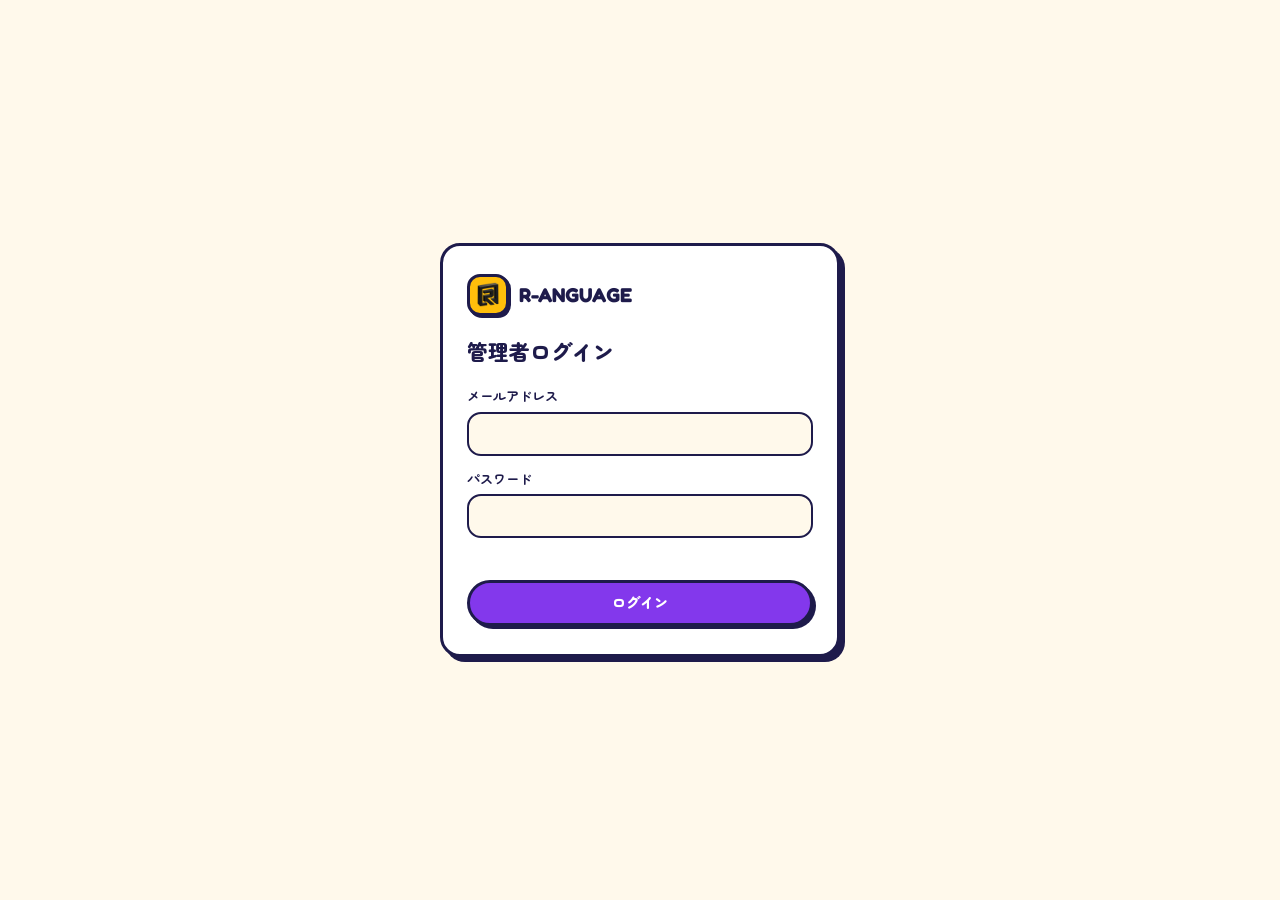
<file: frontend/admin/index.html>
<!DOCTYPE html>
<html lang="ja">
<head>
    <meta charset="UTF-8">
    <meta name="viewport" content="width=device-width, initial-scale=1.0">
    <meta name="robots" content="noindex, nofollow">
    <title>R-ANGUAGE 管理画面</title>
    <link rel="icon" href="../user/img/favicon.png" type="image/png">
    <link rel="preconnect" href="https://fonts.googleapis.com">
    <link rel="preconnect" href="https://fonts.gstatic.com" crossorigin>
    <link href="https://fonts.googleapis.com/css2?family=Fredoka:wght@500;600;700&family=Zen+Maru+Gothic:wght@500;700;900&display=swap" rel="stylesheet">
    <link rel="stylesheet" href="../user/css/loading.css?v=20261114b">
    <link rel="stylesheet" href="css/admin.css?v=20261114b">
</head>
<body>

    <!-- ================= ログイン ================= -->
    <main class="login-view" id="loginView" hidden>
        <form class="card login-card" id="loginForm" novalidate>
            <div class="brand">
                <span class="brand-mark"><img src="../user/img/logo.png" alt="" width="28" height="32"></span>
                <span class="brand-name">R-ANGUAGE</span>
            </div>
            <h1 class="login-title">管理者ログイン</h1>
            <label class="field"><span>メールアドレス</span><input type="email" name="email" autocomplete="username" required></label>
            <label class="field"><span>パスワード</span><input type="password" name="password" autocomplete="current-password" required></label>
            <p class="form-msg" id="loginMsg" role="status" aria-live="polite"></p>
            <button type="submit" class="btn btn-purple btn-block">ログイン</button>
        </form>
    </main>

    <!-- ================= 管理画面 ================= -->
    <div class="app" id="appView" hidden>

        <!-- 左のメニュー（スマホでは上） -->
        <aside class="sidebar">
            <div class="brand">
                <span class="brand-mark"><img src="../user/img/logo.png" alt="" width="24" height="28"></span>
                <span class="brand-name">R-ANGUAGE</span>
            </div>
            <nav class="nav" id="nav" aria-label="管理メニュー">
                <button type="button" class="nav-item" data-view="dashboard" aria-current="page">
                    <svg class="icon" viewBox="0 0 24 24" aria-hidden="true"><path d="M4 20V11M10 20V5M16 20v-6M2 20h20"/></svg><span>ダッシュボード</span>
                </button>
                <button type="button" class="nav-item" data-view="applications">
                    <svg class="icon" viewBox="0 0 24 24" aria-hidden="true"><rect x="5" y="4" width="14" height="17" rx="2"/><path d="M9 4V3h6v1M9 10h6M9 14h6M9 18h3"/></svg><span>申込</span><b class="nav-badge" id="navBadgeApps" hidden></b>
                </button>
                <button type="button" class="nav-item" data-view="users">
                    <svg class="icon" viewBox="0 0 24 24" aria-hidden="true"><circle cx="9" cy="8" r="3.5"/><path d="M2.5 20c1-3.5 3.5-5.5 6.5-5.5s5.5 2 6.5 5.5"/><path d="M15.5 4.8a3.5 3.5 0 0 1 0 6.4M17.5 14.8c2 .6 3.4 2.4 4 5.2"/></svg><span>受講生</span>
                </button>
                <button type="button" class="nav-item" data-view="questions">
                    <svg class="icon" viewBox="0 0 24 24" aria-hidden="true"><path d="M12 6c-2-1.5-5-2-8-1.5v13c3-.5 6 0 8 1.5 2-1.5 5-2 8-1.5v-13c-3-.5-6 0-8 1.5z"/><path d="M12 6v13"/></svg><span>問題</span><b class="nav-badge" id="navBadgeQ" hidden></b>
                </button>
                <button type="button" class="nav-item" data-view="vocab">
                    <svg class="icon" viewBox="0 0 24 24" aria-hidden="true"><rect x="3" y="7" width="13" height="14" rx="2"/><path d="M8 7V5a2 2 0 0 1 2-2h9a2 2 0 0 1 2 2v12a2 2 0 0 1-2 2h-3"/></svg><span>単語カード</span><b class="nav-badge" id="navBadgeV" hidden></b>
                </button>
                <button type="button" class="nav-item" data-view="notices">
                    <svg class="icon" viewBox="0 0 24 24" aria-hidden="true"><path d="M4 10v4h3l6 4V6L7 10z"/><path d="M17 9a4 4 0 0 1 0 6"/></svg><span>お知らせ</span><b class="nav-badge" id="navBadgeN" hidden></b>
                </button>
                <button type="button" class="nav-item" data-view="examDates">
                    <svg class="icon" viewBox="0 0 24 24" aria-hidden="true"><rect x="3" y="5" width="18" height="16" rx="2"/><path d="M3 10h18M8 3v4M16 3v4"/></svg><span>試験日</span>
                </button>
                <button type="button" class="nav-item" data-view="import">
                    <svg class="icon" viewBox="0 0 24 24" aria-hidden="true"><path d="M12 3v12M7 10l5 5 5-5"/><path d="M4 17v2a2 2 0 0 0 2 2h12a2 2 0 0 0 2-2v-2"/></svg><span>まとめて登録</span>
                </button>
            </nav>
            <div class="sidebar-foot">
                <p class="who" id="whoAmI"></p>
                <button type="button" class="btn btn-white btn-sm btn-block" id="logoutBtn">ログアウト</button>
            </div>
        </aside>

        <main class="main">
            <p class="notice" id="notice" role="status" aria-live="polite" hidden></p>

            <!-- ===== ダッシュボード ===== -->
            <section class="view" data-view="dashboard">
                <div class="page-head">
                    <div>
                        <h1 class="page-title">ダッシュボード</h1>
                        <p class="page-lead" id="dashUpdated"></p>
                    </div>
                    <button type="button" class="btn btn-white btn-sm" data-reload>最新の情報に更新</button>
                </div>

                <div class="kpis">
                    <article class="card kpi">
                        <p class="kpi-label">今月の売上</p>
                        <p class="kpi-value" id="kpiSales">¥0</p>
                        <p class="kpi-sub" id="kpiSalesSub"></p>
                    </article>
                    <article class="card kpi">
                        <p class="kpi-label">入金待ち</p>
                        <p class="kpi-value" id="kpiWaiting">0<small>件</small></p>
                        <p class="kpi-sub" id="kpiWaitingSub"></p>
                    </article>
                    <article class="card kpi is-alert" id="kpiOverdueCard">
                        <p class="kpi-label">支払期限を過ぎた申込</p>
                        <p class="kpi-value" id="kpiOverdue">0<small>件</small></p>
                        <p class="kpi-sub">期限切れ処理の対象</p>
                    </article>
                    <article class="card kpi">
                        <p class="kpi-label">利用中の受講生</p>
                        <p class="kpi-value" id="kpiUsers">0<small>人</small></p>
                        <p class="kpi-sub" id="kpiUsersSub"></p>
                    </article>
                </div>

                <div class="charts">
                    <article class="card chart-card chart-wide">
                        <div class="chart-head">
                            <div>
                                <h2>月別の売上</h2>
                                <p>発行（入金確認）した月で集計・直近6か月</p>
                            </div>
                            <button type="button" class="link-btn" data-table-toggle="salesTable">表で見る</button>
                        </div>
                        <div class="chart" id="salesChart"></div>
                        <div class="chart-table" id="salesTable" hidden></div>
                    </article>
                    <article class="card chart-card">
                        <div class="chart-head">
                            <div>
                                <h2>月別の申込数</h2>
                                <p>申込があった月で集計・直近6か月</p>
                            </div>
                            <button type="button" class="link-btn" data-table-toggle="appsTable">表で見る</button>
                        </div>
                        <div class="chart" id="appsChart"></div>
                        <div class="chart-table" id="appsTable" hidden></div>
                    </article>
                    <article class="card chart-card">
                        <div class="chart-head">
                            <div>
                                <h2>レベル別の受講生</h2>
                                <p>利用中のアカウントが持っているレベル</p>
                            </div>
                        </div>
                        <div class="hbars" id="levelChart"></div>
                    </article>
                </div>
            </section>

            <!-- ===== 申込 ===== -->
            <section class="view" data-view="applications" hidden>
                <div class="page-head">
                    <div>
                        <h1 class="page-title">申込</h1>
                        <p class="page-lead">入金を確認したら「発行」を押すと、アカウントが有効になり、発行メールが自動で送られます。</p>
                    </div>
                    <button type="button" class="btn btn-white btn-sm" data-reload>最新の情報に更新</button>
                </div>
                <div class="toolbar">
                    <div class="tabs" id="appTabs" role="tablist" aria-label="状態で絞り込み">
                        <button type="button" role="tab" class="tab" data-status="awaiting_payment" aria-selected="true">入金待ち <b data-count="awaiting_payment">0</b></button>
                        <button type="button" role="tab" class="tab" data-status="issued" aria-selected="false">発行済み <b data-count="issued">0</b></button>
                        <button type="button" role="tab" class="tab" data-status="expired" aria-selected="false">期限切れ <b data-count="expired">0</b></button>
                        <button type="button" role="tab" class="tab" data-status="cancelled" aria-selected="false">キャンセル <b data-count="cancelled">0</b></button>
                        <button type="button" role="tab" class="tab" data-status="" aria-selected="false">すべて <b data-count="">0</b></button>
                    </div>
                    <label class="search"><span class="visually-hidden">検索</span><input type="search" id="appSearch" placeholder="名前・メール・申込番号で検索"></label>
                </div>
                <div class="table-wrap card">
                    <table class="data-table">
                        <thead>
                            <tr><th>申込番号</th><th>申込日時</th><th>お名前／メール</th><th>レベル</th><th>金額</th><th>お支払い</th><th>支払期限</th><th>状態</th><th class="col-action">操作</th></tr>
                        </thead>
                        <tbody id="appRows"></tbody>
                    </table>
                    <p class="empty" id="appEmpty" hidden>該当する申込はありません。</p>
                </div>
            </section>

            <!-- ===== 受講生 ===== -->
            <section class="view" data-view="users" hidden>
                <div class="page-head">
                    <div>
                        <h1 class="page-title">受講生</h1>
                        <p class="page-lead">停止すると、ログイン中の端末もその場でログアウトされます。</p>
                    </div>
                    <button type="button" class="btn btn-white btn-sm" data-reload>最新の情報に更新</button>
                </div>
                <div class="toolbar">
                    <div class="tabs" id="userTabs" role="tablist" aria-label="状態で絞り込み">
                        <button type="button" role="tab" class="tab" data-status="active" aria-selected="true">利用中 <b data-ucount="active">0</b></button>
                        <button type="button" role="tab" class="tab" data-status="suspended" aria-selected="false">停止中 <b data-ucount="suspended">0</b></button>
                        <button type="button" role="tab" class="tab" data-status="pending" aria-selected="false">入金待ち <b data-ucount="pending">0</b></button>
                        <button type="button" role="tab" class="tab" data-status="" aria-selected="false">すべて <b data-ucount="">0</b></button>
                    </div>
                    <label class="search"><span class="visually-hidden">検索</span><input type="search" id="userSearch" placeholder="名前・メールで検索"></label>
                </div>
                <div class="table-wrap card">
                    <table class="data-table">
                        <thead>
                            <tr><th>お名前／メール</th><th>状態</th><th>レベル</th><th>登録日</th><th>最終ログイン</th><th class="col-action">操作</th></tr>
                        </thead>
                        <tbody id="userRows"></tbody>
                    </table>
                    <p class="empty" id="userEmpty" hidden>該当する受講生はいません。</p>
                </div>
            </section>

            <!-- ===== 問題：一覧 ===== -->
            <section class="view" data-view="questions" hidden>
                <div class="page-head">
                    <div>
                        <h1 class="page-title">問題</h1>
                        <p class="page-lead">受講生に出題されるのは「公開」の問題だけです。模擬試験は、公開の問題からランダムに出題されます。</p>
                    </div>
                    <div class="head-actions">
                        <button type="button" class="btn btn-white btn-sm" id="qReload">最新の情報に更新</button>
                        <button type="button" class="btn btn-pink btn-sm" id="qNew">
                            <svg class="icon" viewBox="0 0 24 24" aria-hidden="true"><path d="M12 5v14M5 12h14"/></svg>新しい問題
                        </button>
                    </div>
                </div>

                <article class="card q-summary">
                    <div class="chart-head">
                        <div>
                            <h2>登録状況</h2>
                            <p>公開している問題の数（かっこ内は下書き）。数字を押すと、その問題だけを表示します。</p>
                        </div>
                    </div>
                    <div class="matrix-wrap"><table class="matrix" id="qMatrix"></table></div>
                </article>

                <div class="q-alert" id="qErrorBox" hidden>
                    <span id="qErrorText"></span>
                    <button type="button" class="btn btn-white btn-xs" id="qErrorToggle">ミスのある問題だけ表示</button>
                </div>

                <div class="toolbar">
                    <div class="tabs" id="qLevelTabs" role="tablist" aria-label="レベルで絞り込み">
                        <button type="button" role="tab" class="tab" data-level="" aria-selected="true">すべて <b data-qcount="">0</b></button>
                        <button type="button" role="tab" class="tab" data-level="N4" aria-selected="false">N4 <b data-qcount="N4">0</b></button>
                        <button type="button" role="tab" class="tab" data-level="N3" aria-selected="false">N3 <b data-qcount="N3">0</b></button>
                        <button type="button" role="tab" class="tab" data-level="N2" aria-selected="false">N2 <b data-qcount="N2">0</b></button>
                        <button type="button" role="tab" class="tab" data-level="N1" aria-selected="false">N1 <b data-qcount="N1">0</b></button>
                    </div>
                    <div class="filters">
                        <label class="select-sm"><span class="visually-hidden">科目</span>
                            <select id="qSection">
                                <option value="">すべての科目</option>
                                <option>文字・語彙</option><option>文法</option><option>読解</option><option>聴解</option>
                            </select>
                        </label>
                        <label class="select-sm"><span class="visually-hidden">STAGE</span>
                            <select id="qStage">
                                <option value="">すべての STAGE</option>
                                <option>EASY</option><option>NORMAL</option><option>HARD</option>
                            </select>
                        </label>
                        <label class="select-sm"><span class="visually-hidden">状態</span>
                            <select id="qStatus">
                                <option value="">公開・下書き</option>
                                <option>公開</option><option>下書き</option>
                            </select>
                        </label>
                        <label class="search"><span class="visually-hidden">検索</span><input type="search" id="qSearch" placeholder="問題文・本文・選択肢・解説・問題IDで検索"></label>
                    </div>
                </div>

                <div class="bulk-bar" id="qBulk">
                    <span class="bulk-text" id="qBulkText"></span>
                    <div class="bulk-btns">
                        <button type="button" class="btn btn-white btn-sm" id="qBulkDraft" disabled>まとめて下書きに</button>
                        <button type="button" class="btn btn-pink btn-sm" id="qBulkPub" disabled>まとめて公開</button>
                    </div>
                </div>

                <div class="table-wrap card">
                    <table class="data-table q-table">
                        <thead>
                            <tr><th>問題ID</th><th>レベル</th><th>科目／問題形式</th><th>問題文</th><th>正解</th><th>状態</th><th>更新日</th><th class="col-action">操作</th></tr>
                        </thead>
                        <tbody id="qRows"></tbody>
                    </table>
                    <p class="empty" id="qEmpty" hidden>該当する問題はありません。</p>
                </div>

                <details class="card q-help">
                    <summary>スプレッドシートからまとめて登録する方法</summary>
                    <ol>
                        <li>「R-anguage_JLPT試験対策システム」スプレッドシートの <b>Questions</b> シートを開きます。</li>
                        <li>空いている行に、<b>B列（レベル）〜N列（状態）</b>を入力または貼り付けます。<b>A列（問題ID）と O・P列（日時）は空欄</b>のままにしてください。<b>Q列（STAGE）</b>は EASY／NORMAL／HARD（空なら EASY）です。</li>
                        <li>この画面で「最新の情報に更新」を押すと、問題IDが自動で付き、一覧に表示されます。</li>
                        <li>入力ミスがある問題は、一覧の上に件数が表示されます。「編集」から直せます。</li>
                    </ol>
                    <p class="help-sub">ふりがなは、付けたい漢字だけ <code>{漢字|よみ}</code> と書きます。例：<code>{日本語|にほんご}を{勉強|べんきょう}する</code><br>
                    聴解は、E列（本文）にスクリプトを書くと、ブラウザが読み上げます（1行に1つのせりふ。例：<code>男：すみません。</code>）。音声ファイルを使うときは、GitHub の <code>frontend/user/audio/</code> フォルダに入れ、ファイル名（例：<code>N3_L001.mp3</code>）を F列に書きます。</p>
                </details>
            </section>

            <!-- ===== 問題：作成・編集 ===== -->
            <section class="view" data-view="questionEdit" hidden>
                <div class="page-head">
                    <div>
                        <button type="button" class="link-btn back-btn" id="qBack">← 問題の一覧にもどる</button>
                        <h1 class="page-title" id="qEditTitle">新しい問題</h1>
                    </div>
                </div>

                <div class="editor">
                    <form class="card q-form" id="qForm" novalidate>
                        <div class="form-row">
                            <label class="field"><span>レベル</span>
                                <select name="level"><option>N4</option><option>N3</option><option>N2</option><option>N1</option></select>
                            </label>
                            <label class="field"><span>科目</span>
                                <select name="section"><option>文字・語彙</option><option>文法</option><option>読解</option><option>聴解</option></select>
                            </label>
                            <label class="field"><span>問題形式 <em>任意</em></span>
                                <input type="text" name="form" list="qFormList" maxlength="50" placeholder="例：漢字読み">
                                <datalist id="qFormList"></datalist>
                            </label>
                        </div>

                        <label class="field" id="qAudioField"><span>音声ファイル名 <em>任意</em></span>
                            <input type="text" name="audio" maxlength="100" placeholder="例：N3_L001.mp3" autocomplete="off" spellcheck="false">
                            <small class="hint">空のままにすると、スクリプト（本文）をブラウザが読み上げます。音声ファイルを使うときは、GitHub の <code>frontend/user/audio/</code> に入れたファイルの名前を書きます</small>
                        </label>

                        <div class="field">
                            <div class="field-head"><span id="qPassageLabel">本文</span><button type="button" class="ruby-btn" data-ruby="passage">ふりがな</button></div>
                            <textarea name="passage" rows="5" maxlength="5000"></textarea>
                            <small class="hint" id="qPassageHint"></small>
                        </div>

                        <div class="field">
                            <div class="field-head"><span>問題文 <em class="req">必須</em></span><button type="button" class="ruby-btn" data-ruby="question">ふりがな</button></div>
                            <textarea name="question" rows="3" maxlength="2000" placeholder="例：{日本|にほん}に{来|き}た（　　）、{日本語|にほんご}が{話|はな}せるようになりたい。"></textarea>
                        </div>

                        <fieldset class="field choices">
                            <legend>選択肢と正解 <em class="req">必須</em><small>正解の番号を選んでください</small></legend>
                            <div class="choice"><label class="choice-radio"><input type="radio" name="answer" value="1"><span>1</span></label><input type="text" name="choice1" maxlength="300" aria-label="選択肢1"></div>
                            <div class="choice"><label class="choice-radio"><input type="radio" name="answer" value="2"><span>2</span></label><input type="text" name="choice2" maxlength="300" aria-label="選択肢2"></div>
                            <div class="choice"><label class="choice-radio"><input type="radio" name="answer" value="3"><span>3</span></label><input type="text" name="choice3" maxlength="300" aria-label="選択肢3"></div>
                            <div class="choice"><label class="choice-radio"><input type="radio" name="answer" value="4"><span>4</span></label><input type="text" name="choice4" maxlength="300" aria-label="選択肢4"></div>
                        </fieldset>

                        <div class="field">
                            <div class="field-head"><span>解説 <em>任意</em></span><button type="button" class="ruby-btn" data-ruby="explanation">ふりがな</button></div>
                            <textarea name="explanation" rows="3" maxlength="3000"></textarea>
                        </div>

                        <fieldset class="field status-pick">
                            <legend>STAGE</legend>
                            <label><input type="radio" name="stage" value="EASY"><span>EASY</span></label>
                            <label><input type="radio" name="stage" value="NORMAL"><span>NORMAL</span></label>
                            <label><input type="radio" name="stage" value="HARD"><span>HARD</span></label>
                        </fieldset>

                        <fieldset class="field status-pick">
                            <legend>状態</legend>
                            <label><input type="radio" name="status" value="下書き"><span>下書き</span></label>
                            <label><input type="radio" name="status" value="公開"><span>公開</span></label>
                        </fieldset>

                        <ul class="form-errors" id="qFormErrors" hidden></ul>

                        <div class="form-actions">
                            <button type="button" class="btn btn-white" id="qCancel">やめる</button>
                            <button type="submit" class="btn btn-white" value="next" id="qSaveNext">保存して、続けて作る</button>
                            <button type="submit" class="btn btn-pink" value="save">保存する</button>
                        </div>
                    </form>

                    <aside class="card q-preview" aria-label="受講生の画面での見え方">
                        <div class="preview-head">
                            <h2>プレビュー</h2>
                            <label class="mini-switch"><input type="checkbox" id="previewRuby" checked><span>ふりがな</span></label>
                        </div>
                        <div class="preview-body" id="qPreview"></div>
                    </aside>
                </div>
            </section>

            <!-- ===== 単語カード：一覧 ===== -->
            <section class="view" data-view="vocab" hidden>
                <div class="page-head">
                    <div>
                        <h1 class="page-title">単語カード</h1>
                        <p class="page-lead">受講生に表示されるのは「公開」のカードだけです。受講生は、自分が持っているレベルのカードで学習します。</p>
                    </div>
                    <div class="head-actions">
                        <button type="button" class="btn btn-white btn-sm" id="vReload">最新の情報に更新</button>
                        <button type="button" class="btn btn-pink btn-sm" id="vNew">
                            <svg class="icon" viewBox="0 0 24 24" aria-hidden="true"><path d="M12 5v14M5 12h14"/></svg>新しいカード
                        </button>
                    </div>
                </div>

                <div class="q-alert" id="vErrorBox" hidden>
                    <span id="vErrorText"></span>
                    <button type="button" class="btn btn-white btn-xs" id="vErrorToggle">確認が必要なカードだけ表示</button>
                </div>

                <div class="toolbar">
                    <div class="tabs" id="vLevelTabs" role="tablist" aria-label="レベルで絞り込み">
                        <button type="button" role="tab" class="tab" data-level="" aria-selected="true">すべて <b data-vcount="">0</b></button>
                        <button type="button" role="tab" class="tab" data-level="N4" aria-selected="false">N4 <b data-vcount="N4">0</b></button>
                        <button type="button" role="tab" class="tab" data-level="N3" aria-selected="false">N3 <b data-vcount="N3">0</b></button>
                        <button type="button" role="tab" class="tab" data-level="N2" aria-selected="false">N2 <b data-vcount="N2">0</b></button>
                        <button type="button" role="tab" class="tab" data-level="N1" aria-selected="false">N1 <b data-vcount="N1">0</b></button>
                    </div>
                    <div class="filters">
                        <label class="select-sm"><span class="visually-hidden">状態</span>
                            <select id="vStatus">
                                <option value="">公開・下書き</option>
                                <option>公開</option><option>下書き</option>
                            </select>
                        </label>
                        <label class="search"><span class="visually-hidden">検索</span><input type="search" id="vSearch" placeholder="単語・読み・英語の意味で検索"></label>
                    </div>
                </div>

                <div class="bulk-bar" id="vBulk">
                    <span class="bulk-text" id="vBulkText"></span>
                    <div class="bulk-btns">
                        <button type="button" class="btn btn-white btn-sm" id="vBulkDraft" disabled>まとめて下書きに</button>
                        <button type="button" class="btn btn-pink btn-sm" id="vBulkPub" disabled>まとめて公開</button>
                    </div>
                </div>

                <div class="table-wrap card">
                    <table class="data-table v-table">
                        <thead>
                            <tr><th>カードID</th><th>レベル</th><th>単語／読み</th><th>英語の意味</th><th>例文</th><th>状態</th><th>更新日</th><th class="col-action">操作</th></tr>
                        </thead>
                        <tbody id="vRows"></tbody>
                    </table>
                    <p class="empty" id="vEmpty" hidden>該当するカードはありません。</p>
                </div>

                <details class="card q-help">
                    <summary>スプレッドシートからまとめて登録する方法</summary>
                    <ol>
                        <li>「R-anguage_JLPT試験対策システム」スプレッドシートの <b>Vocab</b> シートを開きます。</li>
                        <li>空いている行に、<b>B列（レベル）〜H列（状態）</b>を入力または貼り付けます。<b>A列（カードID）と I・J列（日時）は空欄</b>のままにしてください。</li>
                        <li>この画面で「最新の情報に更新」を押すと、カードIDが自動で付き、一覧に表示されます。</li>
                        <li>入力ミスや、同じレベルに同じ単語が2枚あるときは、一覧の上に件数が表示されます。「編集」から直せます。</li>
                    </ol>
                    <p class="help-sub">読み（D列）は、ひらがな・カタカナだけで書きます。例文（F列）のふりがなは、付けたい漢字だけ <code>{漢字|よみ}</code> と書きます。例：<code>{友達|ともだち}との{約束|やくそく}を{守|まも}る。</code></p>
                </details>
            </section>

            <!-- ===== 単語カード：作成・編集 ===== -->
            <section class="view" data-view="vocabEdit" hidden>
                <div class="page-head">
                    <div>
                        <button type="button" class="link-btn back-btn" id="vBack">← 単語カードの一覧にもどる</button>
                        <h1 class="page-title" id="vEditTitle">新しいカード</h1>
                    </div>
                </div>

                <div class="editor">
                    <form class="card q-form" id="vForm" novalidate>
                        <div class="form-row">
                            <label class="field"><span>レベル</span>
                                <select name="level"><option>N4</option><option>N3</option><option>N2</option><option>N1</option></select>
                            </label>
                            <label class="field"><span>単語 <em class="req">必須</em></span>
                                <input type="text" name="word" maxlength="50" placeholder="例：約束" autocomplete="off">
                            </label>
                            <label class="field"><span>読み <em class="req">必須</em></span>
                                <input type="text" name="reading" maxlength="100" placeholder="例：やくそく" autocomplete="off">
                            </label>
                        </div>

                        <label class="field"><span>英語の意味 <em class="req">必須</em></span>
                            <input type="text" name="meaning" maxlength="200" placeholder="例：promise; appointment" autocomplete="off" lang="en">
                            <small class="hint">意味が2つ以上あるときは「;（セミコロン）」で区切ります</small>
                        </label>

                        <div class="field">
                            <div class="field-head"><span>例文 <em>任意</em></span><button type="button" class="ruby-btn" data-vruby="example">ふりがな</button></div>
                            <textarea name="example" rows="2" maxlength="500" placeholder="例：{友達|ともだち}との{約束|やくそく}を{守|まも}る。"></textarea>
                        </div>

                        <label class="field"><span>例文の英訳 <em>任意</em></span>
                            <textarea name="exampleEn" rows="2" maxlength="500" lang="en" placeholder="例：I keep my promise with my friend."></textarea>
                        </label>

                        <fieldset class="field status-pick">
                            <legend>状態</legend>
                            <label><input type="radio" name="status" value="下書き"><span>下書き</span></label>
                            <label><input type="radio" name="status" value="公開"><span>公開</span></label>
                        </fieldset>

                        <div class="form-errors" id="vFormErrors" hidden>
                            <ul id="vFormErrorList"></ul>
                        </div>

                        <div class="form-actions">
                            <button type="button" class="btn btn-white" id="vCancel">やめる</button>
                            <button type="submit" class="btn btn-white" value="next" id="vSaveNext">保存して、続けて作る</button>
                            <button type="submit" class="btn btn-pink" value="save">保存する</button>
                        </div>
                    </form>

                    <aside class="card q-preview" aria-label="受講生の画面での見え方">
                        <div class="preview-head">
                            <h2>プレビュー</h2>
                            <label class="mini-switch"><input type="checkbox" id="vPreviewRuby" checked><span>ふりがな</span></label>
                        </div>
                        <div class="preview-body">
                            <button type="button" class="flashcard" id="vCard" aria-label="カードをめくる">
                                <span class="fc-face fc-front" id="vFront"></span>
                                <span class="fc-face fc-back" id="vBackFace"></span>
                            </button>
                            <p class="pv-status">カードを押すと、裏面（読み・意味・例文）を表示します。</p>
                            <p class="pv-status" id="vPvStatus"></p>
                        </div>
                    </aside>
                </div>
            </section>

            <!-- ===== お知らせ：一覧 ===== -->
            <section class="view" data-view="notices" hidden>
                <div class="page-head">
                    <div>
                        <h1 class="page-title">お知らせ</h1>
                        <p class="page-lead">受講生に表示されるのは「公開」で、今日が表示期間の中にあるお知らせだけです。対象のレベルを持っている受講生に表示されます。</p>
                    </div>
                    <div class="head-actions">
                        <button type="button" class="btn btn-white btn-sm" id="nReload">最新の情報に更新</button>
                        <button type="button" class="btn btn-pink btn-sm" id="nNew">
                            <svg class="icon" viewBox="0 0 24 24" aria-hidden="true"><path d="M12 5v14M5 12h14"/></svg>新しいお知らせ
                        </button>
                    </div>
                </div>

                <div class="q-alert" id="nErrorBox" hidden>
                    <span id="nErrorText"></span>
                    <button type="button" class="btn btn-white btn-xs" id="nErrorShow">入力ミスのあるお知らせを表示</button>
                </div>

                <div class="toolbar">
                    <div class="tabs" id="nTabs" role="tablist" aria-label="表示の状況で絞り込み">
                        <button type="button" role="tab" class="tab" data-phase="showing" aria-selected="true">表示中 <b data-ncount="showing">0</b></button>
                        <button type="button" role="tab" class="tab" data-phase="scheduled" aria-selected="false">表示前 <b data-ncount="scheduled">0</b></button>
                        <button type="button" role="tab" class="tab" data-phase="draft" aria-selected="false">下書き <b data-ncount="draft">0</b></button>
                        <button type="button" role="tab" class="tab" data-phase="ended" aria-selected="false">表示終了 <b data-ncount="ended">0</b></button>
                        <button type="button" role="tab" class="tab" data-phase="error" aria-selected="false" hidden>入力ミス <b data-ncount="error">0</b></button>
                        <button type="button" role="tab" class="tab" data-phase="" aria-selected="false">すべて <b data-ncount="">0</b></button>
                    </div>
                    <div class="filters">
                        <label class="select-sm"><span class="visually-hidden">対象</span>
                            <select id="nTarget">
                                <option value="">すべての対象</option>
                                <option value="すべて">対象：すべて</option>
                                <option value="N4">対象：N4</option><option value="N3">対象：N3</option><option value="N2">対象：N2</option><option value="N1">対象：N1</option>
                            </select>
                        </label>
                        <label class="search"><span class="visually-hidden">検索</span><input type="search" id="nSearch" placeholder="タイトル・本文で検索"></label>
                    </div>
                </div>

                <div class="table-wrap card">
                    <table class="data-table n-table">
                        <thead>
                            <tr><th>お知らせID</th><th>タイトル</th><th>対象</th><th>表示期間</th><th>状況</th><th>更新日</th><th class="col-action">操作</th></tr>
                        </thead>
                        <tbody id="nRows"></tbody>
                    </table>
                    <p class="empty" id="nEmpty" hidden>該当するお知らせはありません。</p>
                </div>

                <details class="card q-help">
                    <summary>スプレッドシートからまとめて登録する方法</summary>
                    <ol>
                        <li>「R-anguage_JLPT試験対策システム」スプレッドシートの <b>Notices</b> シートを開きます。</li>
                        <li>空いている行に、<b>B列（タイトル）〜H列（状態）</b>を入力または貼り付けます。<b>A列（お知らせID）と I・J列（日時）は空欄</b>のままにしてください。</li>
                        <li>この画面で「最新の情報に更新」を押すと、お知らせIDが自動で付き、一覧に表示されます。</li>
                    </ol>
                    <p class="help-sub">日付は <code>2026-11-01</code> の形で書きます（<code>2026/11/1</code> と書いても自動でそろえます）。表示終了日を空欄にすると、ずっと表示します。<br>
                    ふりがなは、付けたい漢字だけ <code>{漢字|よみ}</code> と書きます。</p>
                </details>
            </section>

            <!-- ===== 試験日 ===== -->
            <section class="view" data-view="examDates" hidden>
                <div class="page-head">
                    <div>
                        <h1 class="page-title">試験日</h1>
                        <p class="page-lead">受講生はマイページで、ここに登録した試験日から自分の受ける試験を選びます。選ぶと、ホームに試験までの日数が出ます。今日より前の試験日は、受講生の選択肢には出ません。</p>
                    </div>
                    <div class="head-actions">
                        <button type="button" class="btn btn-white btn-sm" id="eReload">最新の情報に更新</button>
                    </div>
                </div>

                <form class="card e-form" id="eForm" novalidate>
                    <h2 class="e-form-title" id="eFormTitle">試験日を追加</h2>
                    <div class="e-form-row">
                        <label class="field"><span>試験名</span><input type="text" name="examName" maxlength="50" placeholder="例：2027年7月 JLPT" required></label>
                        <label class="field"><span>試験日</span><input type="date" name="examDate" required></label>
                    </div>
                    <div class="e-form-actions">
                        <button type="button" class="btn btn-white btn-sm" id="eCancel" hidden>キャンセル</button>
                        <button type="submit" class="btn btn-pink btn-sm" id="eSubmit">追加する</button>
                    </div>
                </form>

                <div class="table-wrap card">
                    <table class="data-table e-table">
                        <thead>
                            <tr><th>試験日ID</th><th>試験名</th><th>試験日</th><th>残り</th><th class="col-action">操作</th></tr>
                        </thead>
                        <tbody id="eRows"></tbody>
                    </table>
                    <p class="empty" id="eEmpty" hidden>まだ試験日は登録されていません。上の「試験日を追加」から登録してください。</p>
                </div>
            </section>

            <!-- ===== まとめて登録 ===== -->
            <section class="view" data-view="import" hidden>
                <div class="page-head">
                    <div>
                        <h1 class="page-title">まとめて登録</h1>
                        <p class="page-lead">テンプレート（Googleスプレッドシート）に書いた問題や単語カードを、コピーして貼り付けるだけで、まとめて登録できます。登録する前に、入力ミスがないかチェックします。</p>
                    </div>
                </div>

                <div class="tabs" id="imTabs" role="tablist" aria-label="登録するもの">
                    <button type="button" role="tab" class="tab" data-kind="questions" aria-selected="true">問題</button>
                    <button type="button" role="tab" class="tab" data-kind="cards" aria-selected="false">単語カード</button>
                </div>

                <div class="card im-step">
                    <h2 class="im-step-title"><span class="im-no">1</span>テンプレートに書く</h2>
                    <p class="im-text" id="imTemplateText"></p>
                    <a class="btn btn-white btn-sm" id="imTemplate" href="#" target="_blank" rel="noopener" hidden>テンプレートを開く（Googleスプレッドシート）</a>
                    <p class="im-none" id="imTemplateNone" hidden>まだテンプレートがありません。GAS で <b>Templates.gs</b> の <b>createImportTemplates</b> を1回実行すると、Google ドライブにテンプレートができて、ここから開けるようになります。</p>
                </div>

                <div class="card im-step">
                    <h2 class="im-step-title"><span class="im-no">2</span>コピーして貼り付ける</h2>
                    <p class="im-text" id="imPasteText"></p>
                    <textarea class="im-paste" id="imPaste" rows="8" spellcheck="false" placeholder="ここをクリックして、Ctrl+V で貼り付け"></textarea>
                    <div class="im-actions">
                        <button type="button" class="btn btn-white btn-sm" id="imClear">消す</button>
                        <button type="button" class="btn btn-pink btn-sm" id="imCheck">チェックする</button>
                    </div>
                </div>

                <div class="card im-step" id="imResult" hidden>
                    <h2 class="im-step-title"><span class="im-no">3</span>チェックの結果</h2>
                    <p class="im-summary" id="imSummary"></p>
                    <div class="table-wrap">
                        <table class="data-table im-table">
                            <thead id="imHead"></thead>
                            <tbody id="imRows"></tbody>
                        </table>
                    </div>
                    <div class="im-actions">
                        <button type="button" class="btn btn-pink" id="imSave" disabled>登録する</button>
                    </div>
                </div>
            </section>

            <!-- ===== お知らせ：作成・編集 ===== -->
            <section class="view" data-view="noticeEdit" hidden>
                <div class="page-head">
                    <div>
                        <button type="button" class="link-btn back-btn" id="nBack">← お知らせの一覧にもどる</button>
                        <h1 class="page-title" id="nEditTitle">新しいお知らせ</h1>
                    </div>
                </div>

                <div class="editor">
                    <form class="card q-form" id="nForm" novalidate>
                        <div class="field">
                            <div class="field-head"><span>タイトル <em class="req">必須</em></span><button type="button" class="ruby-btn" data-nruby="title">ふりがな</button></div>
                            <input type="text" name="title" maxlength="100" autocomplete="off" placeholder="例：{年末年始|ねんまつねんし}のお{休|やす}みについて">
                        </div>

                        <div class="field">
                            <div class="field-head"><span>本文 <em class="req">必須</em></span><button type="button" class="ruby-btn" data-nruby="body">ふりがな</button></div>
                            <textarea name="body" rows="7" maxlength="3000"></textarea>
                        </div>

                        <div class="form-row">
                            <label class="field"><span>対象</span>
                                <select name="target">
                                    <option value="すべて">すべて</option>
                                    <option>N4</option><option>N3</option><option>N2</option><option>N1</option>
                                </select>
                            </label>
                            <label class="field"><span>表示開始日 <em class="req">必須</em></span>
                                <input type="date" name="startDate">
                            </label>
                            <label class="field"><span>表示終了日 <em>任意</em></span>
                                <input type="date" name="endDate">
                            </label>
                        </div>
                        <p class="hint n-hint">表示終了日を空欄にすると、ずっと表示します。終了日の日までは表示されます。</p>

                        <fieldset class="field status-pick">
                            <legend>重要</legend>
                            <label><input type="radio" name="importance" value="通常"><span>通常</span></label>
                            <label><input type="radio" name="importance" value="重要"><span>重要（目立つように表示）</span></label>
                        </fieldset>

                        <fieldset class="field status-pick">
                            <legend>状態</legend>
                            <label><input type="radio" name="status" value="下書き"><span>下書き</span></label>
                            <label><input type="radio" name="status" value="公開"><span>公開</span></label>
                        </fieldset>

                        <div class="form-errors" id="nFormErrors" hidden><ul id="nFormErrorList"></ul></div>

                        <div class="form-actions">
                            <button type="button" class="btn btn-white" id="nCancel">やめる</button>
                            <button type="submit" class="btn btn-pink" value="save">保存する</button>
                        </div>
                    </form>

                    <aside class="card q-preview" aria-label="受講生の画面での見え方">
                        <div class="preview-head">
                            <h2>プレビュー</h2>
                            <label class="mini-switch"><input type="checkbox" id="nPreviewRuby" checked><span>ふりがな</span></label>
                        </div>
                        <div class="preview-body">
                            <article class="notice-card" id="nPreview"></article>
                            <p class="pv-status" id="nPvStatus"></p>
                        </div>
                    </aside>
                </div>
            </section>

            <!-- ===== 準備中 ===== -->
            <section class="view" data-view="soon" hidden>
                <div class="card soon">
                    <h1 class="page-title" id="soonTitle"></h1>
                    <p>この機能は、ただいま準備中です。</p>
                </div>
            </section>
        </main>
    </div>

    <!-- 確認ダイアログ（発行・キャンセル・停止・再開で共通） -->
    <dialog class="modal" id="confirmDialog" aria-labelledby="confirmTitle">
        <form method="dialog" class="modal-box">
            <h2 id="confirmTitle"></h2>
            <dl class="confirm-list" id="confirmDetail"></dl>
            <label class="field" id="confirmNoteField" hidden><span id="confirmNoteLabel">メモ</span><textarea id="confirmNote" rows="3" maxlength="200"></textarea></label>
            <label class="field" id="confirmLevelField" hidden><span id="confirmLevelLabel">追加するレベル</span><select id="confirmLevel"></select></label>
            <label class="field" id="confirmStageField" hidden><span>STAGE</span><select id="confirmStage"></select></label>
            <p class="confirm-note" id="confirmNoteText"></p>
            <div class="modal-actions">
                <button type="submit" value="cancel" class="btn btn-white">やめる</button>
                <button type="submit" value="ok" class="btn btn-pink" id="confirmOk"></button>
            </div>
        </form>
    </dialog>

    <!-- ふりがなを付ける -->
    <dialog class="modal modal-sm" id="rubyDialog" aria-labelledby="rubyTitle">
        <form method="dialog" class="modal-box">
            <h2 id="rubyTitle">ふりがなを付ける</h2>
            <p class="ruby-target"><span>漢字</span><b id="rubyBase"></b></p>
            <label class="field"><span>よみ（ひらがな）</span><input type="text" id="rubyReading" autocomplete="off"></label>
            <p class="confirm-note">ふりがなを付けたい漢字を、先に選んでから押してください。</p>
            <div class="modal-actions">
                <button type="submit" value="cancel" class="btn btn-white">やめる</button>
                <button type="submit" value="ok" class="btn btn-pink">付ける</button>
            </div>
        </form>
    </dialog>

    <!-- グラフのツールチップ -->
    <div class="tooltip" id="tooltip" role="tooltip" hidden></div>

    <script src="../user/js/config.js?v=20261114b"></script>
    <script src="../user/js/loading.js?v=20261114b"></script>
    <script src="../user/js/listen.js?v=20261116b"></script>
    <script src="js/admin.js?v=20261114b"></script>
    <script src="js/questions.js?v=20261114b"></script>
    <script src="js/vocab.js?v=20261114b"></script>
    <script src="js/notices.js?v=20261114b"></script>
    <script src="js/examdates.js?v=20261114b"></script>
    <script src="js/import.js?v=20261114b"></script>
</body>
</html>
</file>
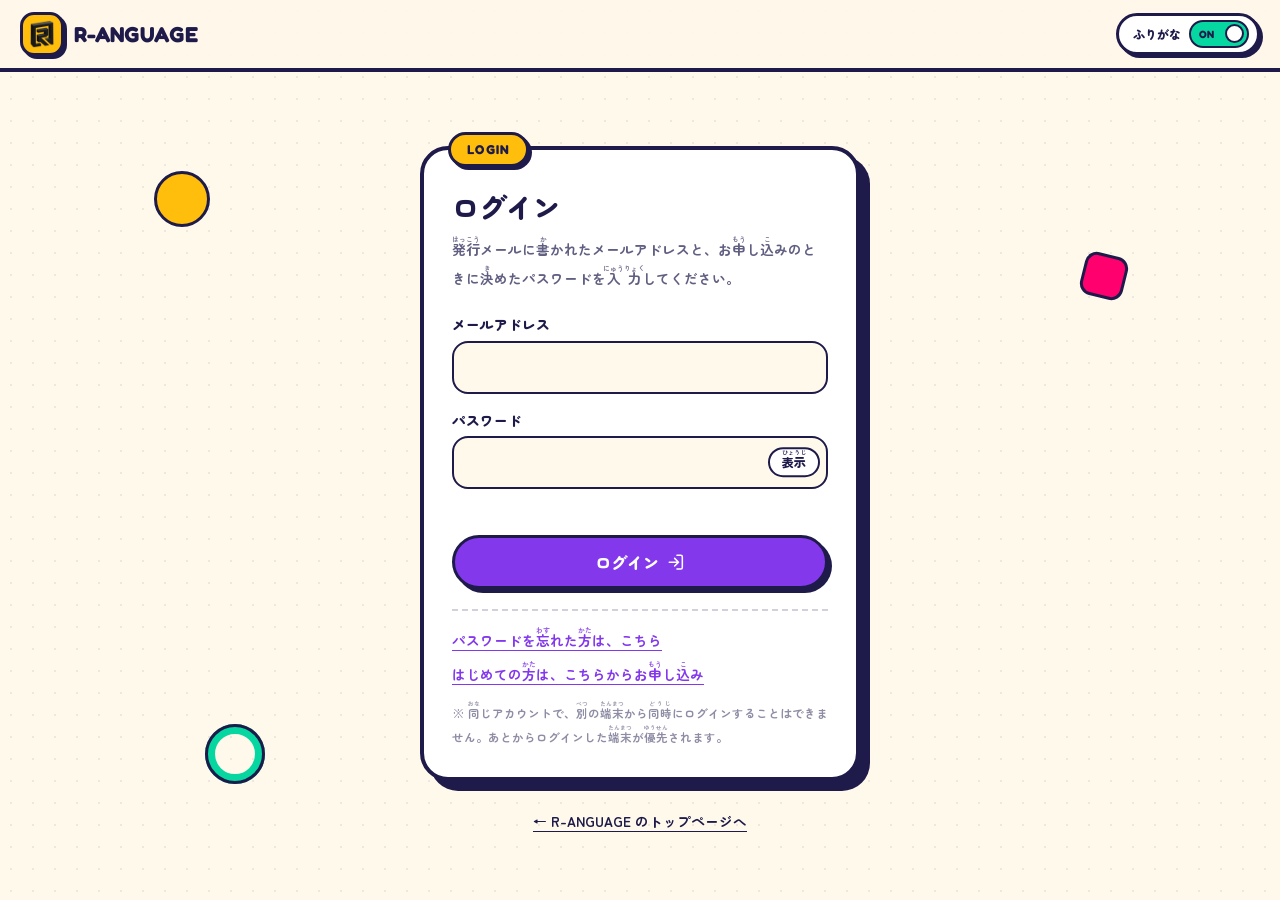
<file: frontend/user/app.html>
<!DOCTYPE html>
<html lang="ja">
<head>
    <meta charset="UTF-8">
    <meta name="viewport" content="width=device-width, initial-scale=1.0, viewport-fit=cover">
    <title>R-ANGUAGE</title>
    <meta name="robots" content="noindex">
    <link rel="icon" href="img/favicon.png" type="image/png">
    <link rel="preconnect" href="https://fonts.googleapis.com">
    <link rel="preconnect" href="https://fonts.gstatic.com" crossorigin>
    <link href="https://fonts.googleapis.com/css2?family=Fredoka:wght@500;600;700&family=Zen+Maru+Gothic:wght@500;700;900&display=swap" rel="stylesheet">
    <link rel="stylesheet" href="css/loading.css?v=20261114b">
    <link rel="stylesheet" href="css/app.css?v=20261116b">
    <script>
        // ふりがな・文字の大きさは、画面を描く前に当てる（ちらつかないように）
        // ローディングの画面が出るまでは、画面の中身を見せない（ログイン画面から移ったときに一瞬見えないように）
        document.documentElement.classList.add('booting');
        try {
            if (localStorage.getItem('ranguage_furigana') === 'off') document.documentElement.classList.add('furigana-off');
            var fs = localStorage.getItem('ranguage_fontsize');
            if (fs === 's' || fs === 'l') document.documentElement.classList.add('fs-' + fs);
        } catch (e) {}
    </script>
</head>
<body>
    <!-- R-ANGUAGE 受講生の画面（ホーム／問題／単語／模試／マイページ）。中身は js/app.js が描く -->
    <!-- 線のアイコン（小さい記号）と、色つきのステッカーアイコン（st-…）。ステッカーは手描き風のイラスト -->
    <svg width="0" height="0" style="position:absolute" aria-hidden="true">
        <symbol id="i-bell" viewBox="0 0 24 24"><path d="M6 16V11a6 6 0 0 1 12 0v5l2 2H4z"/><path d="M10 20a2 2 0 0 0 4 0"/></symbol>
        <symbol id="i-flag" viewBox="0 0 24 24"><path d="M5 21V4M5 4h11l-2 4 2 4H5"/></symbol>
        <symbol id="i-chev" viewBox="0 0 24 24"><path d="M9 6l6 6-6 6"/></symbol>
        <symbol id="i-lock" viewBox="0 0 24 24"><rect x="5" y="11" width="14" height="10" rx="2"/><path d="M8 11V8a4 4 0 0 1 8 0v3"/></symbol>
        <symbol id="i-plus" viewBox="0 0 24 24"><path d="M12 5v14M5 12h14"/></symbol>
        <symbol id="i-out" viewBox="0 0 24 24"><path d="M14 17l5-5-5-5M19 12H8"/><path d="M11 3H6a2 2 0 0 0-2 2v14a2 2 0 0 0 2 2h5"/></symbol>
        <symbol id="i-check" viewBox="0 0 24 24"><path d="M5 12l5 5 9-10"/></symbol>
        <symbol id="i-x" viewBox="0 0 24 24"><path d="M6 6l12 12M18 6L6 18"/></symbol>
        <symbol id="i-star" viewBox="0 0 24 24"><path d="M12 3.5l2.6 5.3 5.9.9-4.3 4.1 1 5.8-5.2-2.7-5.2 2.7 1-5.8-4.3-4.1 5.9-.9z"/></symbol>
        <symbol id="i-redo" viewBox="0 0 24 24"><path d="M4 12a8 8 0 1 0 2.3-5.6"/><path d="M4 4v4.5h4.5"/></symbol>
        <symbol id="i-sound" viewBox="0 0 24 24"><path d="M4 9v6h4l5 4V5L8 9z"/><path d="M16.5 8.5a5 5 0 0 1 0 7M19 6a8.5 8.5 0 0 1 0 12"/></symbol>
        <symbol id="i-doc" viewBox="0 0 24 24"><path d="M6 3h9l4 4v14H6z"/><path d="M14 3v5h5M9 12h7M9 16h7"/></symbol>
        <symbol id="i-flip" viewBox="0 0 24 24"><path d="M4 7h13l-3-3M20 17H7l3 3"/></symbol>

        <!-- ステッカー：ホーム（家） -->
        <symbol id="st-home" viewBox="0 0 48 48"><g stroke="#1E1B4B" stroke-width="2.6" stroke-linejoin="round" stroke-linecap="round">
            <path d="M8 22L24 9l16 13v17a2 2 0 0 1-2 2H10a2 2 0 0 1-2-2z" fill="#FFBE0B"/>
            <path d="M5 23L24 7l19 16" fill="none"/>
            <path d="M19 41V30h10v11" fill="#FF006E"/>
            <circle cx="33" cy="25" r="3" fill="#fff"/></g></symbol>
        <!-- ステッカー：問題（えんぴつと紙） -->
        <symbol id="st-practice" viewBox="0 0 48 48"><g stroke="#1E1B4B" stroke-width="2.6" stroke-linejoin="round" stroke-linecap="round">
            <rect x="6" y="6" width="26" height="34" rx="4" fill="#fff" transform="rotate(-6 19 23)"/>
            <path d="M12 15l13-1.4M12.7 21l13-1.4M13.3 27l8-.9" fill="none"/>
            <path d="M27 40l14-19 5 3.6-14 19-6.5 2.4z" fill="#4CC9F0"/>
            <path d="M41 21l2.5-3.4a2 2 0 0 1 2.8-.4l1 .7a2 2 0 0 1 .4 2.8L45 24.6" fill="#FF006E"/>
            <path d="M27 40l5.5 4-6.5 2.4z" fill="#FFD9B0"/></g></symbol>
        <!-- ステッカー：単語（重なったカード） -->
        <symbol id="st-vocab" viewBox="0 0 48 48"><g stroke="#1E1B4B" stroke-width="2.6" stroke-linejoin="round" stroke-linecap="round">
            <rect x="15" y="5" width="25" height="32" rx="4" fill="#06D6A0" transform="rotate(10 27 21)"/>
            <rect x="7" y="11" width="25" height="32" rx="4" fill="#fff" transform="rotate(-6 19 27)"/>
            <path d="M14 22.5c2-4 6-4 8 0M15 30.5l9-1M15.6 36l6-.6" fill="none"/>
            <circle cx="18" cy="21" r="0.6" fill="#1E1B4B"/></g></symbol>
        <!-- ステッカー：模試（ストップウォッチ） -->
        <symbol id="st-mock" viewBox="0 0 48 48"><g stroke="#1E1B4B" stroke-width="2.6" stroke-linejoin="round" stroke-linecap="round">
            <rect x="19" y="3.5" width="10" height="5" rx="1.5" fill="#FF006E"/>
            <path d="M37 12l3-3" fill="none"/>
            <circle cx="24" cy="27" r="17" fill="#FFBE0B"/>
            <circle cx="24" cy="27" r="12" fill="#fff"/>
            <path d="M24 19v8l5.5 3.5" fill="none"/></g></symbol>
        <!-- ステッカー：マイページ（にこにこの顔） -->
        <symbol id="st-mypage" viewBox="0 0 48 48"><g stroke="#1E1B4B" stroke-width="2.6" stroke-linejoin="round" stroke-linecap="round">
            <circle cx="24" cy="24" r="18" fill="#8338EC"/>
            <path d="M10 18c4-9 22-11 28-2-6-2-11 1-16-1-4-1.5-8 1-12 3z" fill="#1E1B4B"/>
            <circle cx="18" cy="25" r="2" fill="#fff" stroke="none"/><circle cx="30" cy="25" r="2" fill="#fff" stroke="none"/>
            <path d="M18 31.5c3 3.5 9 3.5 12 0" fill="none" stroke="#fff"/>
            <circle cx="13" cy="30" r="2.6" fill="#FF8FC0" stroke="none"/><circle cx="35" cy="30" r="2.6" fill="#FF8FC0" stroke="none"/></g></symbol>

        <!-- ステッカー：文字・語彙（えんぴつで「あ」を書いた紙） -->
        <symbol id="st-moji" viewBox="0 0 48 48"><g stroke="#1E1B4B" stroke-width="2.6" stroke-linejoin="round" stroke-linecap="round">
            <rect x="5" y="7" width="30" height="34" rx="5" fill="#FFBE0B" transform="rotate(-5 20 24)"/>
            <path d="M12 18.5h13M18 15c-.5 6 0 14 3.5 18M24 22c-6-1.5-12 3-10 8 1.8 4.4 10 1.5 11.5-4 1-3.5-1-6-4-6.5" fill="none"/>
            <path d="M30 41l11-15 4.5 3.2-11 15-6 2z" fill="#fff"/>
            <path d="M30 41l4.5 3.2-6 2z" fill="#1E1B4B"/></g></symbol>
        <!-- ステッカー：文法（パズル） -->
        <symbol id="st-bunpo" viewBox="0 0 48 48"><g stroke="#1E1B4B" stroke-width="2.6" stroke-linejoin="round" stroke-linecap="round">
            <path d="M4 13h18v6a4.5 4.5 0 0 1 0 9v6H4z" fill="#4CC9F0"/>
            <path d="M22 13h21v21H22v-6a4.5 4.5 0 0 0 0-9z" fill="#FF006E" transform="translate(3 -3) rotate(7 32 24)"/>
            <circle cx="11" cy="20" r="1.2" fill="#1E1B4B" stroke="none"/></g></symbol>
        <!-- ステッカー：読解（開いた本としおり） -->
        <symbol id="st-dokkai" viewBox="0 0 48 48"><g stroke="#1E1B4B" stroke-width="2.6" stroke-linejoin="round" stroke-linecap="round">
            <path d="M24 14c-5-4-13-4.5-19-2.5v26c6-2 14-1.5 19 2.5z" fill="#fff"/>
            <path d="M24 14c5-4 13-4.5 19-2.5v26c-6-2-14-1.5-19 2.5z" fill="#06D6A0"/>
            <path d="M9.5 18c3-.7 7-.5 10 .8M9.5 24c3-.7 7-.5 10 .8M9.5 30c3-.7 7-.5 10 .8" fill="none"/>
            <path d="M33 10v11l3-2.2 3 2.2V10.6" fill="#FFBE0B"/></g></symbol>
        <!-- ステッカー：聴解（ヘッドホンと音符） -->
        <symbol id="st-choukai" viewBox="0 0 48 48"><g stroke="#1E1B4B" stroke-width="2.6" stroke-linejoin="round" stroke-linecap="round">
            <path d="M8 29v-5a16 16 0 0 1 32 0v5" fill="none"/>
            <rect x="4" y="26" width="10" height="15" rx="4" fill="#FF006E"/>
            <rect x="34" y="26" width="10" height="15" rx="4" fill="#FF006E"/>
            <path d="M22 37V22l8-2v13" fill="none"/>
            <ellipse cx="19.5" cy="37.5" rx="3" ry="2.4" fill="#8338EC"/><ellipse cx="27.5" cy="33.5" rx="3" ry="2.4" fill="#8338EC"/></g></symbol>
        <!-- ステッカー：まちがい復習（付せんとくるっと矢印） -->
        <symbol id="st-redo" viewBox="0 0 48 48"><g stroke="#1E1B4B" stroke-width="2.6" stroke-linejoin="round" stroke-linecap="round">
            <path d="M8 8h32v24l-8 8H8z" fill="#FF8FC0" transform="rotate(-5 24 24)"/>
            <path d="M32 40v-8h8" fill="#fff" transform="rotate(-5 24 24)"/>
            <path d="M15 24a8 8 0 1 0 3-7" fill="none"/><path d="M14 13v5h5" fill="none"/></g></symbol>
        <!-- ステッカー：お気に入り（星） -->
        <symbol id="st-star" viewBox="0 0 48 48"><g stroke="#1E1B4B" stroke-width="2.6" stroke-linejoin="round" stroke-linecap="round">
            <path d="M24 5l5.6 11.4 12.6 1.8-9.1 8.9 2.2 12.5L24 33.7l-11.3 5.9 2.2-12.5-9.1-8.9 12.6-1.8z" fill="#FFBE0B"/>
            <path d="M18 20.5l3-1" fill="none" stroke="#fff"/></g></symbol>
        <!-- ステッカー：カレンダー（試験日） -->
        <symbol id="st-cal" viewBox="0 0 48 48"><g stroke="#1E1B4B" stroke-width="2.6" stroke-linejoin="round" stroke-linecap="round">
            <rect x="6" y="9" width="36" height="33" rx="5" fill="#fff"/>
            <path d="M6 14a5 5 0 0 1 5-5h26a5 5 0 0 1 5 5v5H6z" fill="#FF006E"/>
            <path d="M15 5v8M33 5v8" fill="none"/>
            <path d="M24 24l2 4.2 4.6.6-3.3 3.2.8 4.5-4.1-2.2-4.1 2.2.8-4.5-3.3-3.2 4.6-.6z" fill="#FFBE0B"/></g></symbol>
        <!-- ステッカー：連続日数（ほのお） -->
        <symbol id="st-fire" viewBox="0 0 48 48"><g stroke="#1E1B4B" stroke-width="2.6" stroke-linejoin="round" stroke-linecap="round">
            <path d="M24 4c2 7 10 11 12 19 2.5 9.5-4 19-12 19S9.5 35 12 25c1-4 3.5-6 5-8 .5 4 2 6 4 7-1-8 0-14 3-20z" fill="#FF006E"/>
            <path d="M24 24c1.5 3.5 6 5.5 6 10a6 6 0 0 1-12 0c0-3 2-5 3-6.5.5 2 1.5 3 2.5 3.5-.5-3 0-5 .5-7z" fill="#FFBE0B"/></g></symbol>
        <!-- ステッカー：正答率（的） -->
        <symbol id="st-target" viewBox="0 0 48 48"><g stroke="#1E1B4B" stroke-width="2.6" stroke-linejoin="round" stroke-linecap="round">
            <circle cx="22" cy="26" r="17" fill="#fff"/><circle cx="22" cy="26" r="11" fill="#4CC9F0"/><circle cx="22" cy="26" r="5" fill="#FF006E"/>
            <path d="M22 26L40 8" fill="none"/><path d="M36 6l4 2 2 4-4-1z" fill="#FFBE0B"/></g></symbol>
        <!-- ステッカー：お知らせ（メガホン） -->
        <symbol id="st-news" viewBox="0 0 48 48"><g stroke="#1E1B4B" stroke-width="2.6" stroke-linejoin="round" stroke-linecap="round">
            <path d="M8 20h7l18-10v28L15 28H8z" fill="#4CC9F0"/>
            <path d="M13 28l3 11h5l-2-11" fill="#fff"/>
            <path d="M38 17c2 2 2 8 0 10M41.5 13.5c4 4 4 13 0 17" fill="none"/></g></symbol>
    </svg>

    <header class="top">
        <a href="#home" class="brand" aria-label="ホームへ">
            <span class="brand-mark"><img src="img/logo.png" alt="" width="20" height="23"></span>
            <span class="brand-name">R-ANGUAGE</span>
        </a>
        <p class="top-title" id="topTitle"></p>
    </header>

    <main class="main" id="main" tabindex="-1"></main>

    <!-- 下のメニュー（スマホファースト。下にスクロールすると隠れ、上にスクロールすると出る） -->
    <nav class="tabbar" id="tabbar" aria-label="メニュー">
        <a href="#home" class="tab tab-home" data-page="home"><svg class="sticker"><use href="#st-home"/></svg><span>ホーム</span></a>
        <a href="#practice" class="tab tab-practice" data-page="practice"><svg class="sticker"><use href="#st-practice"/></svg><span><ruby>問題<rt>もんだい</rt></ruby></span></a>
        <a href="#vocab" class="tab tab-vocab" data-page="vocab"><svg class="sticker"><use href="#st-vocab"/></svg><span><ruby>単語<rt>たんご</rt></ruby></span></a>
        <a href="#mock" class="tab tab-mock" data-page="mock"><svg class="sticker"><use href="#st-mock"/></svg><span><ruby>模試<rt>もし</rt></ruby></span></a>
        <a href="#mypage" class="tab tab-mypage" data-page="mypage"><svg class="sticker"><use href="#st-mypage"/></svg><span>マイページ</span></a>
    </nav>

    <!-- 確かめるダイアログ -->
    <dialog class="modal" id="confirmDialog" aria-labelledby="confirmTitle">
        <form method="dialog" class="modal-box">
            <h2 class="modal-title" id="confirmTitle"></h2>
            <div class="modal-body" id="confirmBody"></div>
            <div class="modal-foot">
                <button type="submit" value="cancel" class="pop-btn btn-white">キャンセル</button>
                <button type="submit" value="ok" class="pop-btn btn-pink" id="confirmOk"></button>
            </div>
        </form>
    </dialog>

    <p class="toast" id="toast" role="status" aria-live="polite" hidden></p>

    <script src="js/config.js?v=20261114b"></script>
    <script src="js/loading.js?v=20261114b"></script>
    <script src="js/listen.js?v=20261116b"></script>
    <script src="js/app.js?v=20261116d"></script>
    <script src="js/practice.js?v=20261116d"></script>
    <script src="js/vocab.js?v=20261115a"></script>
    <script src="js/mock.js?v=20261116d"></script>
</body>
</html>
</file>
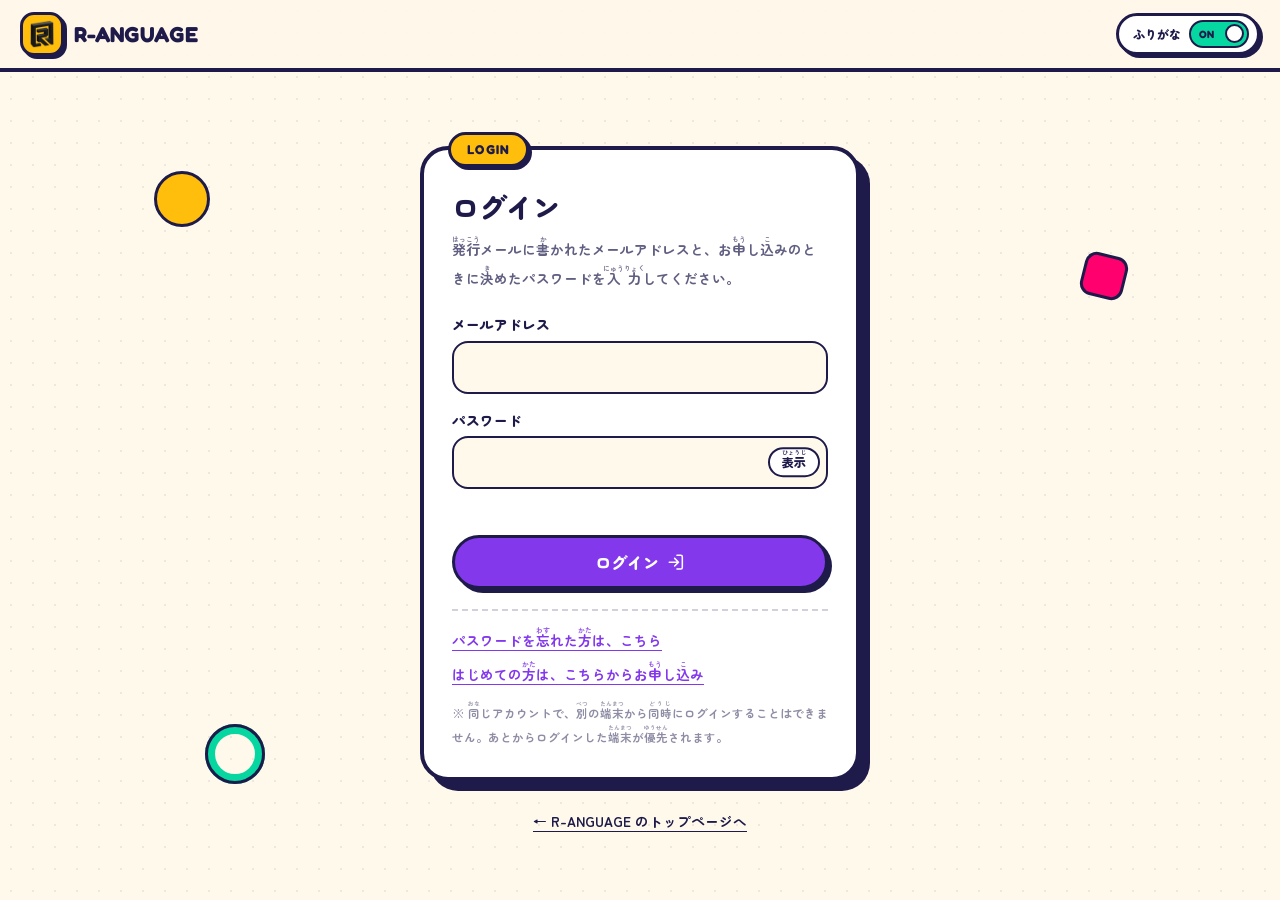
<file: frontend/user/login.html>
<!DOCTYPE html>
<html lang="ja">
<head>
    <meta charset="UTF-8">
    <meta name="viewport" content="width=device-width, initial-scale=1.0">
    <title>ログイン | R-ANGUAGE</title>
    <meta name="robots" content="noindex">
    <link rel="icon" href="img/favicon.png" type="image/png">
    <link rel="preconnect" href="https://fonts.googleapis.com">
    <link rel="preconnect" href="https://fonts.gstatic.com" crossorigin>
    <link href="https://fonts.googleapis.com/css2?family=Fredoka:wght@500;600;700&family=Zen+Maru+Gothic:wght@500;700;900&display=swap" rel="stylesheet">
    <link rel="stylesheet" href="css/loading.css?v=20261112a">
    <link rel="stylesheet" href="css/auth.css?v=20261112a">
    <script>
        try { if (localStorage.getItem('ranguage_furigana') === 'off') document.documentElement.classList.add('furigana-off'); } catch (e) {}
    </script>
</head>
<body>

    <header class="auth-header">
        <a href="index.html" class="brand" aria-label="R-ANGUAGE トップページへ">
            <span class="brand-mark"><img src="img/logo.png" alt="" width="28" height="32"></span>
            <span class="brand-name">R-ANGUAGE</span>
        </a>
        <div class="furigana-box">
            <span class="furigana-label" id="furiganaLabel">ふりがな</span>
            <button type="button" class="switch" id="furiganaSwitch" role="switch" aria-checked="true" aria-labelledby="furiganaLabel">
                <span class="switch-knob"></span><span class="switch-on">ON</span><span class="switch-off">OFF</span>
            </button>
        </div>
    </header>

    <main class="auth-main">
        <span class="deco deco-circle" aria-hidden="true"></span>
        <span class="deco deco-square" aria-hidden="true"></span>
        <span class="deco deco-ring" aria-hidden="true"></span>

        <!-- ログインフォーム -->
        <section class="auth-card" id="loginCard">
            <span class="auth-badge">LOGIN</span>
            <h1 class="auth-title">ログイン</h1>
            <p class="auth-lead"><ruby>発行<rt>はっこう</rt></ruby>メールに<ruby>書<rt>か</rt></ruby>かれたメールアドレスと、お<ruby>申<rt>もう</rt></ruby>し<ruby>込<rt>こ</rt></ruby>みのときに<ruby>決<rt>き</rt></ruby>めたパスワードを<ruby>入力<rt>にゅうりょく</rt></ruby>してください。</p>

            <p class="auth-alert" id="loginAlert" role="alert" hidden></p>

            <form id="loginForm" novalidate>
                <label class="field">
                    <span>メールアドレス</span>
                    <input type="email" name="email" autocomplete="username" required>
                </label>
                <label class="field">
                    <span>パスワード</span>
                    <span class="pw-wrap">
                        <input type="password" name="password" autocomplete="current-password" required>
                        <button type="button" class="pw-toggle" id="pwToggle" aria-pressed="false">
                            <ruby>表示<rt>ひょうじ</rt></ruby>
                        </button>
                    </span>
                </label>
                <p class="form-msg" id="loginMsg" role="status" aria-live="polite"></p>
                <button type="submit" class="pop-btn btn-purple btn-block">
                    <span>ログイン</span>
                    <svg class="icon" viewBox="0 0 24 24" aria-hidden="true"><path d="M10 17l5-5-5-5M15 12H3"/><path d="M13 3h5a2 2 0 0 1 2 2v14a2 2 0 0 1-2 2h-5"/></svg>
                </button>
            </form>

            <ul class="auth-links">
                <li><a href="reset.html">パスワードを<ruby>忘<rt>わす</rt></ruby>れた<ruby>方<rt>かた</rt></ruby>は、こちら</a></li>
                <li><a href="index.html#pricing">はじめての<ruby>方<rt>かた</rt></ruby>は、こちらからお<ruby>申<rt>もう</rt></ruby>し<ruby>込<rt>こ</rt></ruby>み</a></li>
            </ul>
            <p class="auth-note">※ <ruby>同<rt>おな</rt></ruby>じアカウントで、<ruby>別<rt>べつ</rt></ruby>の<ruby>端末<rt>たんまつ</rt></ruby>から<ruby>同時<rt>どうじ</rt></ruby>にログインすることはできません。あとからログインした<ruby>端末<rt>たんまつ</rt></ruby>が<ruby>優先<rt>ゆうせん</rt></ruby>されます。</p>
        </section>

        <!-- ログイン済みの表示 -->
        <section class="auth-card" id="doneCard" hidden>
            <span class="auth-badge bg-mint">WELCOME</span>
            <h1 class="auth-title"><span id="userName"></span>さん、ようこそ！</h1>
            <p class="auth-lead">ログインしています。</p>
            <dl class="level-box">
                <dt>ご<ruby>利用<rt>りよう</rt></ruby>のレベル</dt>
                <dd id="userLevels"></dd>
            </dl>
            <p class="auth-lead"><ruby>学習<rt>がくしゅう</rt></ruby><ruby>画面<rt>がめん</rt></ruby>は、ただいま<ruby>準備中<rt>じゅんびちゅう</rt></ruby>です。もうしばらくお<ruby>待<rt>ま</rt></ruby>ちください。</p>
            <button type="button" class="pop-btn btn-white btn-block" id="logoutBtn"><span>ログアウト</span></button>
        </section>

        <p class="back-link"><a href="index.html">← R-ANGUAGE のトップページへ</a></p>
    </main>

    <script src="js/config.js?v=20261112a"></script>
    <script src="js/loading.js?v=20261112a"></script>
    <script src="js/login.js?v=20261112a"></script>
</body>
</html>
</file>
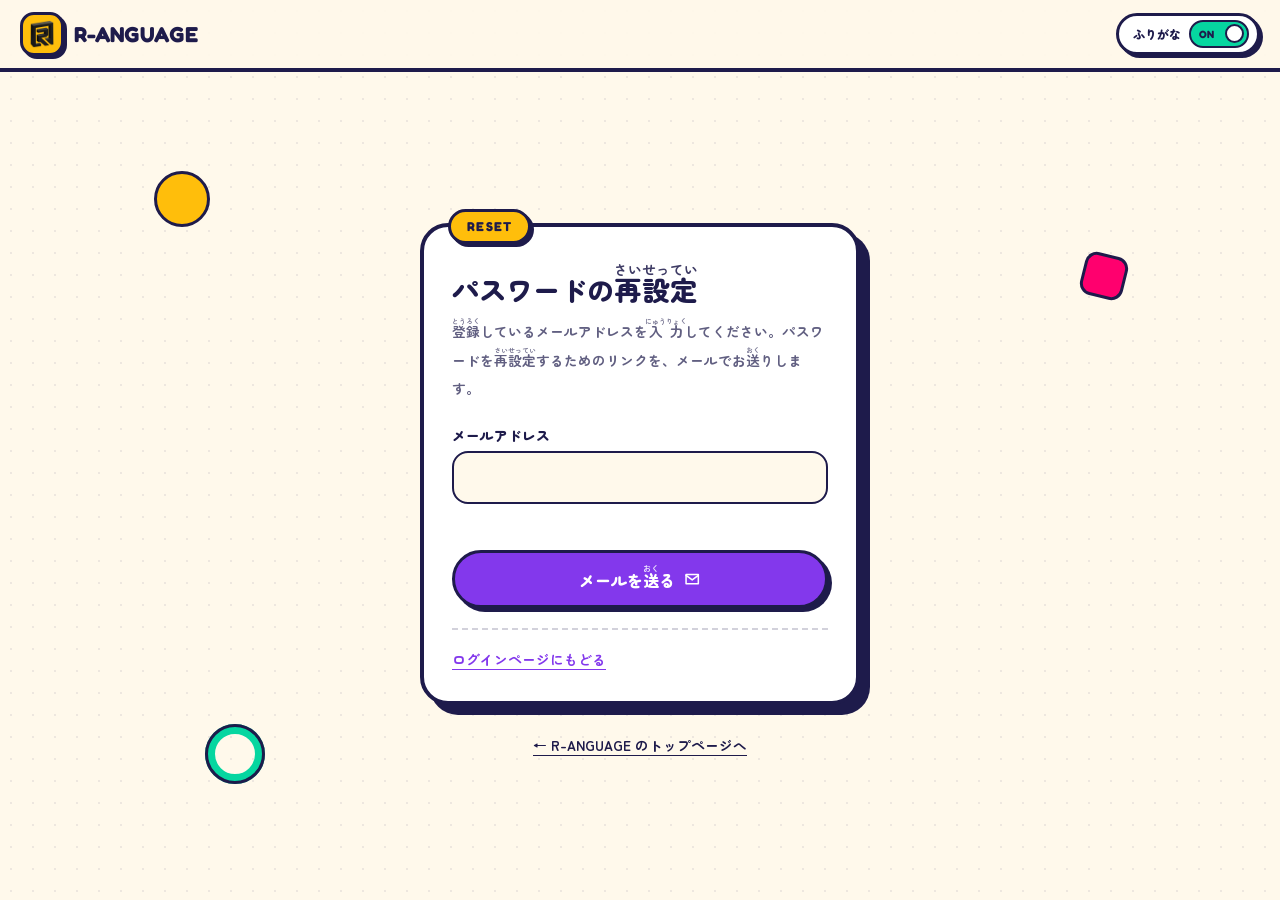
<file: frontend/user/reset.html>
<!DOCTYPE html>
<html lang="ja">
<head>
    <meta charset="UTF-8">
    <meta name="viewport" content="width=device-width, initial-scale=1.0">
    <title>パスワードの再設定 | R-ANGUAGE</title>
    <meta name="robots" content="noindex">
    <meta name="referrer" content="no-referrer">
    <link rel="icon" href="img/favicon.png" type="image/png">
    <link rel="preconnect" href="https://fonts.googleapis.com">
    <link rel="preconnect" href="https://fonts.gstatic.com" crossorigin>
    <link href="https://fonts.googleapis.com/css2?family=Fredoka:wght@500;600;700&family=Zen+Maru+Gothic:wght@500;700;900&display=swap" rel="stylesheet">
    <link rel="stylesheet" href="css/loading.css?v=20261110">
    <link rel="stylesheet" href="css/auth.css?v=20261110">
    <script>
        try { if (localStorage.getItem('ranguage_furigana') === 'off') document.documentElement.classList.add('furigana-off'); } catch (e) {}
    </script>
</head>
<body>

    <header class="auth-header">
        <a href="index.html" class="brand" aria-label="R-ANGUAGE トップページへ">
            <span class="brand-mark"><img src="img/logo.png" alt="" width="28" height="32"></span>
            <span class="brand-name">R-ANGUAGE</span>
        </a>
        <div class="furigana-box">
            <span class="furigana-label" id="furiganaLabel">ふりがな</span>
            <button type="button" class="switch" id="furiganaSwitch" role="switch" aria-checked="true" aria-labelledby="furiganaLabel">
                <span class="switch-knob"></span><span class="switch-on">ON</span><span class="switch-off">OFF</span>
            </button>
        </div>
    </header>

    <main class="auth-main">
        <span class="deco deco-circle" aria-hidden="true"></span>
        <span class="deco deco-square" aria-hidden="true"></span>
        <span class="deco deco-ring" aria-hidden="true"></span>

        <!-- ① メールアドレスを入力する -->
        <section class="auth-card" id="requestCard" hidden>
            <span class="auth-badge">RESET</span>
            <h1 class="auth-title">パスワードの<ruby>再設定<rt>さいせってい</rt></ruby></h1>
            <p class="auth-lead"><ruby>登録<rt>とうろく</rt></ruby>しているメールアドレスを<ruby>入力<rt>にゅうりょく</rt></ruby>してください。パスワードを<ruby>再設定<rt>さいせってい</rt></ruby>するためのリンクを、メールでお<ruby>送<rt>おく</rt></ruby>りします。</p>

            <form id="requestForm" novalidate>
                <label class="field">
                    <span>メールアドレス</span>
                    <input type="email" name="email" autocomplete="email" required>
                </label>
                <p class="form-msg" id="requestMsg" role="status" aria-live="polite"></p>
                <button type="submit" class="pop-btn btn-purple btn-block">
                    <span>メールを<ruby>送<rt>おく</rt></ruby>る</span>
                    <svg class="icon" viewBox="0 0 24 24" aria-hidden="true"><path d="M4 6h16v12H4z"/><path d="M4 7l8 6 8-6"/></svg>
                </button>
            </form>

            <ul class="auth-links">
                <li><a href="login.html">ログインページにもどる</a></li>
            </ul>
        </section>

        <!-- ② メールを送ったあと -->
        <section class="auth-card" id="sentCard" hidden>
            <span class="auth-badge bg-mint">CHECK MAIL</span>
            <h1 class="auth-title">メールを<ruby>確認<rt>かくにん</rt></ruby>してください</h1>
            <p class="auth-lead"><ruby>入力<rt>にゅうりょく</rt></ruby>したメールアドレスが<ruby>登録<rt>とうろく</rt></ruby>されている<ruby>場合<rt>ばあい</rt></ruby>は、パスワード<ruby>再設定<rt>さいせってい</rt></ruby>のご<ruby>案内<rt>あんない</rt></ruby>をお<ruby>送<rt>おく</rt></ruby>りしました。メールに<ruby>書<rt>か</rt></ruby>かれたリンクから、<b>30<ruby>分<rt>ぷん</rt></ruby><ruby>以内<rt>いない</rt></ruby></b>に<ruby>新<rt>あたら</rt></ruby>しいパスワードを<ruby>設定<rt>せってい</rt></ruby>してください。</p>
            <ul class="check-list">
                <li>メールが<ruby>届<rt>とど</rt></ruby>かないときは、<ruby>迷惑<rt>めいわく</rt></ruby>メールのフォルダも<ruby>確認<rt>かくにん</rt></ruby>してください。</li>
                <li>もう<ruby>一度<rt>いちど</rt></ruby><ruby>送<rt>おく</rt></ruby>ると、<ruby>前<rt>まえ</rt></ruby>のメールのリンクは<ruby>使<rt>つか</rt></ruby>えなくなります。</li>
            </ul>
            <button type="button" class="pop-btn btn-white btn-block" id="againBtn"><span>メールアドレスを<ruby>入力<rt>にゅうりょく</rt></ruby>しなおす</span></button>
            <ul class="auth-links">
                <li><a href="login.html">ログインページにもどる</a></li>
            </ul>
        </section>

        <!-- ③ 新しいパスワードを入力する（メールのリンクから開いたとき） -->
        <section class="auth-card" id="newCard" hidden>
            <span class="auth-badge">NEW PASSWORD</span>
            <h1 class="auth-title"><ruby>新<rt>あたら</rt></ruby>しいパスワード</h1>
            <p class="auth-lead"><span id="maskedEmail"></span> のアカウントの、<ruby>新<rt>あたら</rt></ruby>しいパスワードを<ruby>入力<rt>にゅうりょく</rt></ruby>してください。</p>

            <form id="newForm" novalidate>
                <input type="email" name="username" autocomplete="username" hidden>
                <label class="field">
                    <span><ruby>新<rt>あたら</rt></ruby>しいパスワード（8〜64<ruby>文字<rt>もじ</rt></ruby>）</span>
                    <span class="pw-wrap">
                        <input type="password" name="password" autocomplete="new-password" minlength="8" maxlength="64" required>
                        <button type="button" class="pw-toggle" data-pw-toggle aria-pressed="false"><ruby>表示<rt>ひょうじ</rt></ruby></button>
                    </span>
                </label>
                <label class="field">
                    <span><ruby>新<rt>あたら</rt></ruby>しいパスワード（<ruby>確認<rt>かくにん</rt></ruby>）</span>
                    <span class="pw-wrap">
                        <input type="password" name="passwordConfirm" autocomplete="new-password" maxlength="64" required>
                        <button type="button" class="pw-toggle" data-pw-toggle aria-pressed="false"><ruby>表示<rt>ひょうじ</rt></ruby></button>
                    </span>
                </label>
                <p class="form-msg" id="newMsg" role="status" aria-live="polite"></p>
                <button type="submit" class="pop-btn btn-purple btn-block">
                    <span>パスワードを<ruby>変更<rt>へんこう</rt></ruby>する</span>
                    <svg class="icon" viewBox="0 0 24 24" aria-hidden="true"><rect x="5" y="11" width="14" height="10" rx="2"/><path d="M8 11V7a4 4 0 0 1 8 0v4"/></svg>
                </button>
            </form>
            <p class="auth-note">※ パスワードを<ruby>変更<rt>へんこう</rt></ruby>すると、ログイン<ruby>中<rt>ちゅう</rt></ruby>の<ruby>端末<rt>たんまつ</rt></ruby>はログアウトします。</p>
        </section>

        <!-- ④ 変更できたとき -->
        <section class="auth-card" id="doneCard" hidden>
            <span class="auth-badge bg-mint">DONE</span>
            <h1 class="auth-title">パスワードを<ruby>変更<rt>へんこう</rt></ruby>しました</h1>
            <p class="auth-lead"><ruby>新<rt>あたら</rt></ruby>しいパスワードで、ログインしてください。</p>
            <a href="login.html" class="pop-btn btn-purple btn-block">
                <span>ログインページへ</span>
                <svg class="icon" viewBox="0 0 24 24" aria-hidden="true"><path d="M10 17l5-5-5-5M15 12H3"/><path d="M13 3h5a2 2 0 0 1 2 2v14a2 2 0 0 1-2 2h-5"/></svg>
            </a>
        </section>

        <!-- ⑤ リンクが使えないとき -->
        <section class="auth-card" id="invalidCard" hidden>
            <span class="auth-badge bg-pink">SORRY</span>
            <h1 class="auth-title" id="invalidTitle">このリンクは<ruby>使<rt>つか</rt></ruby>えません</h1>
            <p class="auth-lead" id="invalidLead"><ruby>有効<rt>ゆうこう</rt></ruby><ruby>期限<rt>きげん</rt></ruby>（30<ruby>分<rt>ぷん</rt></ruby>）が<ruby>過<rt>す</rt></ruby>ぎたか、すでに<ruby>使<rt>つか</rt></ruby>われたリンクです。お<ruby>手数<rt>てすう</rt></ruby>ですが、もう<ruby>一度<rt>いちど</rt></ruby>お<ruby>手続<rt>てつづ</rt></ruby>きをしてください。</p>
            <a href="reset.html" class="pop-btn btn-purple btn-block"><span>もう<ruby>一度<rt>いちど</rt></ruby>メールを<ruby>送<rt>おく</rt></ruby>る</span></a>
            <ul class="auth-links">
                <li><a href="login.html">ログインページにもどる</a></li>
            </ul>
        </section>

        <p class="back-link"><a href="index.html">← R-ANGUAGE のトップページへ</a></p>
    </main>

    <script src="js/config.js?v=20261110"></script>
    <script src="js/loading.js?v=20261110"></script>
    <script src="js/reset.js?v=20261110"></script>
</body>
</html>
</file>
<file: frontend/user/css/loading.css>
/* =========================================================
 * R-ANGUAGE 共通ローディング（全画面で共通）
 * 使い方：loading.css と loading.js を読み込み、
 *   RLoading.show('送信中')  → 表示
 *   RLoading.hide()          → 非表示（Promiseを返す）
 * ========================================================= */
.rl-loading {
    --rl-dark: #1E1B4B;
    width: min(340px, calc(100% - 40px));
    margin: auto;
    padding: 0;
    border: none;
    background: transparent;
    overflow: visible;
    color: var(--rl-dark);
}
.rl-loading::backdrop {
    background: rgba(30, 27, 75, 0.55);
    backdrop-filter: blur(4px);
    -webkit-backdrop-filter: blur(4px);
    animation: rl-fade 0.2s ease-out;
}
.rl-loading[open] .rl-card { animation: rl-pop-in 0.35s cubic-bezier(0.175, 0.885, 0.32, 1.275); }
.rl-loading.is-leaving .rl-card { animation: rl-pop-out 0.2s ease-in forwards; }
.rl-loading.is-leaving::backdrop { animation: rl-fade 0.2s ease-in reverse forwards; }

.rl-card {
    position: relative;
    padding: 30px 24px 26px;
    border-radius: 28px;
    background: #fff;
    border: 4px solid var(--rl-dark);
    box-shadow: 8px 8px 0 var(--rl-dark);
    text-align: center;
    font-family: 'Zen Maru Gothic', 'Nunito', sans-serif;
}

/* 跳ねるかなタイル */
.rl-tiles { display: flex; justify-content: center; gap: 8px; height: 66px; align-items: flex-end; }
.rl-tile {
    width: 42px;
    height: 42px;
    display: grid;
    place-items: center;
    border-radius: 12px;
    border: 3px solid var(--rl-dark);
    box-shadow: 3px 3px 0 var(--rl-dark);
    font-size: 1.2rem;
    font-weight: 900;
    line-height: 1;
    animation: rl-hop 1.2s cubic-bezier(0.34, 1.56, 0.64, 1) infinite;
}
.rl-tile:nth-child(1) { background: #FFBE0B; animation-delay: 0s; }
.rl-tile:nth-child(2) { background: #FF006E; color: #fff; animation-delay: 0.12s; }
.rl-tile:nth-child(3) { background: #06D6A0; animation-delay: 0.24s; }
.rl-tile:nth-child(4) { background: #4CC9F0; animation-delay: 0.36s; }
.rl-tile:nth-child(5) { background: #8338EC; color: #fff; animation-delay: 0.48s; }
.rl-tile:nth-child(6) { background: #FFBE0B; color: #fff; animation-delay: 0.60s; }
.rl-tile:nth-child(7) { background: #FF006E; color: #fff; animation-delay: 0.72s; }
/* 文字と点々 */
.rl-label { margin-top: 18px; font-size: 1rem; font-weight: 900; line-height: 2; }
.rl-dots { display: inline-flex; gap: 3px; margin-left: 4px; vertical-align: middle; }
.rl-dots i { width: 6px; height: 6px; border-radius: 50%; background: var(--rl-dark); animation: rl-blink 1.2s infinite; }
.rl-dots i:nth-child(2) { animation-delay: 0.2s; }
.rl-dots i:nth-child(3) { animation-delay: 0.4s; }

/* しま模様のバー */
.rl-bar {
    height: 14px;
    margin-top: 12px;
    border-radius: 999px;
    border: 3px solid var(--rl-dark);
    background-color: #FFF9EB;
    background-image: repeating-linear-gradient(-45deg, #FFBE0B 0 10px, #FFF9EB 10px 20px);
    background-size: 28px 28px;
    animation: rl-stripe 0.8s linear infinite;
}
.rl-sub { margin-top: 10px; font-size: 0.75rem; color: rgba(30, 27, 75, 0.6); font-weight: 700; }

@keyframes rl-hop {
    0%, 60%, 100% { transform: translateY(0) rotate(0); box-shadow: 3px 3px 0 var(--rl-dark); }
    25% { transform: translateY(-20px) rotate(-8deg); box-shadow: 3px 12px 0 rgba(30, 27, 75, 0.25); }
    40% { transform: translateY(0) scale(1.08, 0.9); }
}
@keyframes rl-blink { 0%, 100% { opacity: 0.2; } 30% { opacity: 1; } }
@keyframes rl-stripe { to { background-position: 28px 0; } }
@keyframes rl-pop-in { from { opacity: 0; transform: scale(0.85) rotate(-2deg); } to { opacity: 1; transform: none; } }
@keyframes rl-pop-out { to { opacity: 0; transform: scale(0.9); } }
@keyframes rl-fade { from { opacity: 0; } to { opacity: 1; } }

@media (prefers-reduced-motion: reduce) {
    .rl-tile, .rl-dots i, .rl-bar, .rl-loading[open] .rl-card { animation: none; }
}
</file>
<file: frontend/admin/css/admin.css>
/* =========================================================
 * R-ANGUAGE 管理画面
 * ========================================================= */
:root {
    --yellow: #FFBE0B;
    --orange: #FB5607;
    --pink: #FF006E;
    --purple: #8338EC;
    --blue: #3A86FF;
    --mint: #06D6A0;
    --teal: #4CC9F0;
    --cream: #FFF9EB;
    --dark: #1E1B4B;
    --dark-70: rgba(30, 27, 75, 0.7);
    --dark-50: rgba(30, 27, 75, 0.55);
    --line: rgba(30, 27, 75, 0.12);

    /* グラフ */
    --chart-surface: #ffffff;
    --chart-series: #8338EC;
    --chart-grid: rgba(30, 27, 75, 0.1);
    --text-primary: #1E1B4B;
    --text-secondary: rgba(30, 27, 75, 0.7);
    --text-muted: rgba(30, 27, 75, 0.55);

    --font: 'Zen Maru Gothic', sans-serif;
    --font-en: 'Fredoka', 'Zen Maru Gothic', sans-serif;
    --sidebar-w: 232px;
}

*, *::before, *::after { margin: 0; padding: 0; box-sizing: border-box; }
body { font-family: var(--font); font-weight: 700; color: var(--dark); background: var(--cream); line-height: 1.7; }
button, select, textarea { font: inherit; color: inherit; }
button { cursor: pointer; background: none; border: none; }
:focus-visible { outline: 3px solid var(--purple); outline-offset: 2px; }
[hidden] { display: none !important; }
.visually-hidden { position: absolute; width: 1px; height: 1px; overflow: hidden; clip: rect(0 0 0 0); white-space: nowrap; }
.icon { width: 1.2em; height: 1.2em; flex: none; fill: none; stroke: currentColor; stroke-width: 2; stroke-linecap: round; stroke-linejoin: round; }

/* ---------- 部品 ---------- */
.card { background: #fff; border: 3px solid var(--dark); border-radius: 20px; box-shadow: 5px 5px 0 var(--dark); }
.btn {
    display: inline-flex; align-items: center; justify-content: center; gap: 6px;
    min-height: 44px; padding: 8px 20px;
    border: 3px solid var(--dark); border-radius: 999px; box-shadow: 3px 3px 0 var(--dark);
    font-weight: 900; font-size: 0.88rem; white-space: nowrap;
    transition: transform 0.12s, box-shadow 0.12s, background 0.12s;
}
.btn:hover { transform: translate(-1px, -1px); box-shadow: 4px 4px 0 var(--dark); }
.btn:active { transform: translate(2px, 2px); box-shadow: 1px 1px 0 var(--dark); }
.btn:disabled { opacity: 0.5; pointer-events: none; }
.btn-sm { min-height: 36px; padding: 4px 14px; font-size: 0.8rem; }
.btn-xs { min-height: 32px; padding: 2px 12px; font-size: 0.75rem; box-shadow: 2px 2px 0 var(--dark); border-width: 2px; }
.btn-block { width: 100%; }
.btn-white { background: #fff; }
.btn-white:hover { background: #FFF3CF; }
.btn-purple { background: var(--purple); color: #fff; }
.btn-pink { background: var(--pink); color: #fff; }
.link-btn { color: var(--purple); font-size: 0.8rem; text-decoration: underline; text-underline-offset: 3px; }

.brand { display: flex; align-items: center; gap: 10px; }
.brand-mark { width: 42px; height: 42px; display: grid; place-items: center; flex: none; border-radius: 13px; background: var(--yellow); border: 3px solid var(--dark); box-shadow: 2px 2px 0 var(--dark); }
.brand-mark img { width: 22px; height: auto; }
.brand-name { font-family: var(--font-en); font-weight: 700; font-size: 1.25rem; }

.field { display: block; margin-bottom: 12px; }
.field > span { display: block; margin-bottom: 4px; font-size: 0.82rem; }
.field input, .field textarea, .field select, .search input {
    width: 100%; min-height: 44px; padding: 8px 14px;
    border: 2px solid var(--dark); border-radius: 14px; background: var(--cream);
    font-size: 16px; color: var(--dark);
}
.field textarea { resize: vertical; line-height: 1.6; }
.field input:focus, .field textarea:focus, .field select:focus, .search input:focus { outline: none; border-color: var(--pink); box-shadow: 0 0 0 3px rgba(255, 0, 110, 0.2); }
.form-msg { min-height: 1.5em; margin-bottom: 10px; font-size: 0.85rem; color: var(--purple); }
.form-msg.is-error { color: var(--pink); }

/* ---------- ログイン ---------- */
.login-view { min-height: 100vh; display: grid; place-items: center; padding: 24px 16px; }
.login-card { width: min(400px, 100%); padding: 28px 24px; }
.login-title { margin: 18px 0 16px; font-size: 1.3rem; font-weight: 900; }

/* ---------- レイアウト ---------- */
.app { display: grid; grid-template-columns: var(--sidebar-w) minmax(0, 1fr); min-height: 100vh; }
.sidebar {
    position: sticky; top: 0; height: 100vh;
    display: flex; flex-direction: column; gap: 22px;
    padding: 20px 16px;
    background: #fff; border-right: 3px solid var(--dark);
}
.nav { display: grid; gap: 6px; }
.nav-item {
    display: flex; align-items: center; gap: 10px;
    min-height: 44px; padding: 8px 12px;
    border: 2px solid transparent; border-radius: 14px;
    font-size: 0.9rem; font-weight: 900; text-align: left;
    transition: background 0.15s;
}
.nav-item:hover { background: var(--cream); }
.nav-item[aria-current="page"] { background: var(--yellow); border-color: var(--dark); box-shadow: 3px 3px 0 var(--dark); }
.nav-item small { margin-left: auto; font-size: 0.65rem; color: var(--dark-50); }
.nav-badge { margin-left: auto; min-width: 22px; padding: 0 6px; border-radius: 999px; background: var(--pink); color: #fff; font-family: var(--font-en); font-size: 0.72rem; text-align: center; }
.sidebar-foot { margin-top: auto; display: grid; gap: 8px; }
.who { font-size: 0.7rem; color: var(--dark-50); word-break: break-all; }

.main { padding: 28px 28px 60px; min-width: 0; }
.page-head { display: flex; align-items: flex-end; justify-content: space-between; gap: 16px; margin-bottom: 20px; flex-wrap: wrap; }
.page-title { font-size: 1.6rem; font-weight: 900; line-height: 1.4; }
.page-lead { font-size: 0.85rem; color: var(--dark-70); }
.notice { margin-bottom: 16px; padding: 10px 16px; border-radius: 14px; border: 2px solid var(--dark); background: #fff; font-size: 0.85rem; }
.notice.is-ok { background: rgba(6, 214, 160, 0.25); }
.notice.is-error { background: rgba(255, 0, 110, 0.1); color: var(--pink); }
.soon { padding: 48px 24px; text-align: center; }
.soon p { margin-top: 8px; color: var(--dark-70); }

/* ---------- ダッシュボード ---------- */
.kpis { display: grid; grid-template-columns: repeat(4, 1fr); gap: 18px; margin-bottom: 22px; }
.kpi { padding: 18px 20px; }
.kpi-label { font-size: 0.8rem; color: var(--text-secondary); }
.kpi-value { font-family: var(--font-en); font-size: 2.1rem; font-weight: 600; line-height: 1.25; color: var(--text-primary); }
.kpi-value small { margin-left: 2px; font-family: var(--font); font-size: 0.9rem; color: var(--text-secondary); }
.kpi-sub { font-size: 0.75rem; color: var(--text-muted); }
.kpi.is-alert.has-items { background: #FFF0F6; border-color: var(--pink); box-shadow: 5px 5px 0 var(--pink); }

.charts { display: grid; grid-template-columns: 1fr 1fr; gap: 18px; }
.chart-wide { grid-column: 1 / -1; }
.chart-card { padding: 18px 20px 14px; min-width: 0; }
.chart-head { display: flex; align-items: flex-start; justify-content: space-between; gap: 12px; margin-bottom: 10px; }
.chart-head h2 { font-size: 1rem; font-weight: 900; }
.chart-head p { font-size: 0.72rem; color: var(--text-muted); }
.chart { position: relative; width: 100%; }
.chart svg { display: block; width: 100%; height: auto; overflow: visible; }
.chart .grid line { stroke: var(--chart-grid); stroke-width: 1; shape-rendering: crispEdges; }
.chart .axis text { fill: var(--text-muted); font-family: var(--font-en); font-size: 11px; font-weight: 500; font-variant-numeric: tabular-nums; }
.chart .bar { fill: var(--chart-series); transition: opacity 0.15s; pointer-events: none; }
.chart .cap { pointer-events: none; }
.chart .hit { fill: transparent; cursor: default; }
.chart .hit:hover + .bar, .chart .hit:focus + .bar, .chart .is-hover .bar { opacity: 0.75; }
.chart .hit:focus { outline: none; }
.chart .cap { fill: var(--text-primary); font-family: var(--font-en); font-size: 11px; font-weight: 600; }
.chart-table { margin-top: 8px; }
.chart-table table { width: 100%; border-collapse: collapse; font-size: 0.8rem; }
.chart-table th, .chart-table td { padding: 6px 10px; border-bottom: 1px solid var(--line); text-align: right; font-variant-numeric: tabular-nums; }
.chart-table th:first-child, .chart-table td:first-child { text-align: left; }

/* レベル別：横棒 */
.hbars { display: grid; gap: 12px; padding: 6px 0; }
.hbar { display: grid; grid-template-columns: 44px 1fr 48px; align-items: center; gap: 10px; }
.hbar-label { font-family: var(--font-en); font-weight: 700; }
.hbar-track { height: 20px; border-radius: 0 4px 4px 0; }
.hbar-fill { height: 100%; min-width: 2px; border-radius: 0 4px 4px 0; background: var(--chart-series); transition: width 0.4s; }
.hbar-value { font-family: var(--font-en); font-weight: 600; text-align: right; font-variant-numeric: tabular-nums; }

/* ツールチップ */
.tooltip {
    position: fixed; z-index: 50; pointer-events: none;
    padding: 8px 12px; border-radius: 12px;
    background: #fff; border: 2px solid var(--dark); box-shadow: 3px 3px 0 var(--dark);
    font-size: 0.78rem; line-height: 1.5; white-space: nowrap;
}
.tooltip .tt-value { display: block; font-family: var(--font-en); font-size: 1.05rem; font-weight: 600; color: var(--text-primary); }
.tooltip .tt-label { color: var(--text-secondary); }
.tooltip .tt-key { display: inline-block; width: 12px; height: 2px; margin-right: 6px; vertical-align: middle; background: var(--chart-series); }

/* ---------- 一覧 ---------- */
.toolbar { display: flex; flex-wrap: wrap; align-items: center; justify-content: space-between; gap: 12px; margin-bottom: 16px; }
.tabs { display: flex; flex-wrap: wrap; gap: 8px; }
.tab { display: inline-flex; align-items: center; gap: 6px; min-height: 38px; padding: 4px 14px; border: 2px solid var(--dark); border-radius: 999px; background: #fff; font-size: 0.82rem; font-weight: 900; }
.tab b { min-width: 24px; padding: 0 6px; border-radius: 999px; background: var(--cream); border: 1.5px solid var(--dark); font-family: var(--font-en); font-size: 0.75rem; text-align: center; }
.tab[aria-selected="true"] { background: var(--yellow); box-shadow: 3px 3px 0 var(--dark); }
.search { flex: 1; max-width: 340px; min-width: 220px; }

.table-wrap { overflow-x: auto; padding: 4px; }
.data-table { width: 100%; border-collapse: collapse; font-size: 0.82rem; }
.data-table th { padding: 10px 12px; text-align: left; font-size: 0.75rem; color: var(--dark-70); border-bottom: 2px solid var(--dark); white-space: nowrap; }
.data-table td { padding: 12px; border-bottom: 1px solid var(--line); vertical-align: middle; }
.data-table tbody tr:hover { background: rgba(255, 190, 11, 0.12); }
.data-table tbody tr:last-child td { border-bottom: none; }
.cell-id { font-family: var(--font-en); font-weight: 600; white-space: nowrap; }
.cell-sub { display: block; font-size: 0.72rem; color: var(--dark-50); font-weight: 500; word-break: break-all; }
.cell-nowrap { white-space: nowrap; }
.level-pill { display: inline-block; margin: 1px 2px 1px 0; padding: 0 10px; border-radius: 999px; border: 2px solid var(--dark); font-family: var(--font-en); font-weight: 700; }
.lv-N4 { background: var(--teal); }
.lv-N3 { background: var(--yellow); }
.lv-N2 { background: var(--pink); color: #fff; }
.lv-N1 { background: var(--purple); color: #fff; }
.status { display: inline-block; padding: 1px 10px; border-radius: 999px; font-size: 0.75rem; white-space: nowrap; border: 1.5px solid var(--dark); }
.st-awaiting_payment, .st-pending { background: #FFF3CF; }
.st-paid { background: rgba(58, 134, 255, 0.2); }
.st-issued, .st-active { background: rgba(6, 214, 160, 0.35); }
.st-expired, .st-cancelled { background: #E5E7EB; color: var(--dark-70); }
.st-suspended { background: rgba(255, 0, 110, 0.12); color: var(--pink); border-color: var(--pink); }
.overdue { display: block; margin-top: 2px; font-size: 0.7rem; color: var(--pink); }
.note-text { display: block; margin-top: 4px; font-size: 0.7rem; color: var(--dark-50); font-weight: 500; white-space: pre-line; }
.col-action { text-align: right; }
.actions { display: inline-flex; flex-wrap: wrap; justify-content: flex-end; gap: 6px; }
.empty { padding: 40px 16px; text-align: center; color: var(--dark-50); }

/* ---------- 確認ダイアログ ---------- */
.modal { width: min(480px, calc(100% - 32px)); margin: auto; padding: 0; border: 3px solid var(--dark); border-radius: 22px; box-shadow: 6px 6px 0 var(--dark); color: var(--dark); }
.modal::backdrop { background: rgba(30, 27, 75, 0.6); }
.modal-box { padding: 24px; }
.modal-box h2 { font-size: 1.15rem; font-weight: 900; margin-bottom: 14px; }
.confirm-list { display: grid; grid-template-columns: 6em 1fr; gap: 6px 12px; margin-bottom: 14px; padding: 14px; border-radius: 14px; background: var(--cream); border: 2px solid var(--dark); font-size: 0.85rem; }
.confirm-list dt { color: var(--dark-70); }
.confirm-list dd { word-break: break-all; }
.confirm-note { margin: 4px 0 18px; font-size: 0.8rem; color: var(--dark-70); }
.modal-actions { display: flex; justify-content: flex-end; flex-wrap: wrap; gap: 10px; }

/* ---------- 問題 ---------- */
ruby { ruby-position: over; }
rt { font-size: 0.5em; font-weight: 700; }
.ruby-off rt { display: none; }
.head-actions { display: flex; flex-wrap: wrap; gap: 10px; }
.btn-danger:hover { background: #FFE3EE; color: var(--pink); border-color: var(--pink); }
.back-btn { margin-bottom: 4px; font-size: 0.85rem; font-weight: 900; }

.q-summary { padding: 18px 20px; margin-bottom: 18px; }
.matrix-wrap { overflow-x: auto; }
.matrix { width: 100%; min-width: 520px; border-collapse: collapse; font-size: 0.85rem; }
.matrix th, .matrix td { padding: 6px 8px; border-bottom: 1px solid var(--line); text-align: center; }
.matrix thead th { font-size: 0.75rem; color: var(--dark-70); border-bottom: 2px solid var(--dark); }
.matrix tbody th { text-align: left; width: 70px; }
.matrix tbody tr:last-child th, .matrix tbody tr:last-child td { border-bottom: none; }
.matrix-btn { min-width: 64px; min-height: 36px; padding: 2px 10px; border-radius: 12px; border: 2px solid transparent; font-variant-numeric: tabular-nums; }
.matrix-btn:hover { background: var(--cream); border-color: var(--dark); }
.matrix-btn b, .matrix-total b { font-family: var(--font-en); font-size: 1.1rem; font-weight: 600; }
.matrix-btn small, .matrix-total small { margin-left: 2px; font-size: 0.72rem; color: var(--dark-50); }
.matrix-btn.is-zero b { color: rgba(30, 27, 75, 0.3); }
.matrix-total { background: rgba(255, 190, 11, 0.12); }

.q-alert { display: flex; flex-wrap: wrap; align-items: center; justify-content: space-between; gap: 10px; margin-bottom: 16px; padding: 10px 16px; border-radius: 14px; border: 2px solid var(--pink); background: #FFF0F6; color: var(--pink); font-size: 0.85rem; }
.filters { display: flex; flex-wrap: wrap; gap: 10px; flex: 1; justify-content: flex-end; }
.select-sm select { min-height: 38px; padding: 4px 32px 4px 12px; border: 2px solid var(--dark); border-radius: 999px; background: #fff; font-size: 0.82rem; font-weight: 900; }

.section-tag { display: inline-block; padding: 0 10px; border-radius: 999px; border: 1.5px solid var(--dark); font-size: 0.75rem; white-space: nowrap; }
.sec-0 { background: rgba(76, 201, 240, 0.25); }
.sec-1 { background: rgba(255, 190, 11, 0.3); }
.sec-2 { background: rgba(6, 214, 160, 0.25); }
.sec-3 { background: rgba(131, 56, 236, 0.15); }
.cell-question { min-width: 240px; max-width: 420px; }
.q-text { display: -webkit-box; -webkit-line-clamp: 3; -webkit-box-orient: vertical; overflow: hidden; line-height: 2; }
.audio-tag { display: inline-block; margin-bottom: 2px; font-family: var(--font-en); font-size: 0.72rem; color: var(--purple); }
.answer-no { display: inline-grid; place-items: center; width: 26px; height: 26px; margin-right: 6px; border-radius: 50%; background: var(--mint); border: 2px solid var(--dark); font-family: var(--font-en); }
.cell-answer .cell-sub { display: inline; }
.cell-section .cell-sub { margin-top: 2px; }
.has-error { background: #FFF0F6; }
.row-errors { margin: 6px 0 0 1.2em; font-size: 0.72rem; color: var(--pink); line-height: 1.6; }

.q-help { margin-top: 18px; padding: 14px 20px; font-size: 0.85rem; }
.q-help summary { cursor: pointer; font-weight: 900; }
.q-help ol { margin: 10px 0 8px 1.4em; display: grid; gap: 4px; }
.help-sub { font-size: 0.78rem; color: var(--dark-70); line-height: 2; }
code { padding: 0 6px; border-radius: 6px; background: var(--cream); border: 1px solid var(--line); font-family: ui-monospace, Menlo, Consolas, monospace; font-size: 0.85em; }

/* 作成・編集 */
.editor { display: grid; grid-template-columns: minmax(0, 1.15fr) minmax(0, 1fr); gap: 20px; align-items: start; }
.q-form { padding: 20px; }
.form-row { display: grid; grid-template-columns: 1fr 1fr 1.4fr; gap: 12px; }
.field em { margin-left: 4px; font-style: normal; font-size: 0.68rem; color: var(--dark-50); }
.field em.req { color: var(--pink); }
.field-head { display: flex; align-items: flex-end; justify-content: space-between; gap: 8px; margin-bottom: 4px; font-size: 0.82rem; }
.hint { display: block; margin-top: 4px; font-size: 0.72rem; color: var(--dark-50); font-weight: 500; }
.ruby-btn { padding: 0 12px; min-height: 28px; border-radius: 999px; border: 2px solid var(--dark); background: #fff; font-size: 0.72rem; font-weight: 900; }
.ruby-btn:hover { background: var(--yellow); }
fieldset.field { border: none; }
fieldset.field legend { margin-bottom: 6px; font-size: 0.82rem; }
fieldset.field legend small { margin-left: 8px; font-size: 0.7rem; color: var(--dark-50); font-weight: 500; }
.choice { display: flex; align-items: center; gap: 8px; margin-bottom: 8px; }
.choice input[type="text"] { flex: 1; min-width: 0; min-height: 44px; padding: 8px 14px; border: 2px solid var(--dark); border-radius: 14px; background: var(--cream); font-size: 16px; color: var(--dark); }
.choice input[type="text"]:focus { outline: none; border-color: var(--pink); box-shadow: 0 0 0 3px rgba(255, 0, 110, 0.2); }
.choice-radio input, .status-pick input { position: absolute; opacity: 0; width: 1px; height: 1px; }
.choice-radio span { display: grid; place-items: center; width: 40px; height: 40px; border-radius: 50%; border: 2px solid var(--dark); background: #fff; font-family: var(--font-en); font-weight: 700; cursor: pointer; }
.choice-radio input:checked + span { background: var(--mint); box-shadow: 2px 2px 0 var(--dark); }
.choice-radio input:focus-visible + span, .status-pick input:focus-visible + span { outline: 3px solid var(--purple); outline-offset: 2px; }
.status-pick { display: flex; gap: 8px; flex-wrap: wrap; }
.status-pick legend { width: 100%; }
.status-pick span { display: inline-flex; align-items: center; min-height: 38px; padding: 4px 18px; border-radius: 999px; border: 2px solid var(--dark); background: #fff; font-size: 0.85rem; cursor: pointer; }
.status-pick input:checked + span { background: var(--yellow); box-shadow: 2px 2px 0 var(--dark); }
.form-errors { margin: 4px 0 14px; padding: 10px 14px 10px 30px; border-radius: 14px; border: 2px solid var(--pink); background: #FFF0F6; color: var(--pink); font-size: 0.82rem; }
.form-actions { display: flex; flex-wrap: wrap; justify-content: flex-end; gap: 10px; padding-top: 6px; }

.q-preview { position: sticky; top: 20px; padding: 18px 20px; max-height: calc(100vh - 40px); overflow-y: auto; }
.preview-head { display: flex; align-items: center; justify-content: space-between; gap: 10px; margin-bottom: 10px; }
.preview-head h2 { font-size: 1rem; font-weight: 900; }
.mini-switch { display: inline-flex; align-items: center; gap: 6px; font-size: 0.78rem; cursor: pointer; }
.mini-switch input { width: 18px; height: 18px; accent-color: var(--mint); }
.preview-body { padding: 16px; border-radius: 16px; background: var(--cream); border: 2px dashed rgba(30, 27, 75, 0.25); }
.pv-meta { display: flex; flex-wrap: wrap; align-items: center; gap: 6px; margin-bottom: 12px; }
.pv-form { font-size: 0.75rem; color: var(--dark-70); }
.pv-audio { margin-bottom: 12px; }
.pv-audio audio { width: 100%; }
.pv-warn { display: block; font-size: 0.72rem; color: var(--dark-50); font-weight: 500; }
.pv-passage { margin-bottom: 14px; padding: 14px; border-radius: 12px; background: #fff; border: 2px solid var(--dark); font-size: 0.92rem; line-height: 2.2; }
.pv-question { margin-bottom: 12px; font-size: 1rem; line-height: 2.2; }
.pv-choices { list-style: none; display: grid; gap: 8px; }
.pv-choices li { display: flex; align-items: center; gap: 10px; padding: 8px 12px; border-radius: 14px; background: #fff; border: 2px solid var(--dark); line-height: 2; }
.pv-choices li.is-answer { background: rgba(6, 214, 160, 0.3); box-shadow: 3px 3px 0 var(--dark); }
.pv-no { display: grid; place-items: center; flex: none; width: 28px; height: 28px; border-radius: 50%; border: 2px solid var(--dark); background: var(--cream); font-family: var(--font-en); font-size: 0.85rem; }
.pv-explain { margin-top: 14px; padding-top: 12px; border-top: 2px dashed rgba(30, 27, 75, 0.2); font-size: 0.88rem; line-height: 2.1; }
.pv-explain-title { font-size: 0.75rem; color: var(--purple); font-weight: 900; }
.pv-script { margin-bottom: 4px; }
.pv-muted { color: var(--dark-50); }
.pv-status { margin-top: 12px; font-size: 0.72rem; color: var(--dark-50); text-align: right; }

.modal-sm { width: min(380px, calc(100% - 32px)); }
.ruby-target { display: flex; align-items: center; gap: 10px; margin-bottom: 12px; font-size: 0.8rem; color: var(--dark-70); }
.ruby-target b { font-size: 1.4rem; color: var(--dark); }

/* ---------- 単語カード ---------- */
.v-word { display: block; font-size: 1.05rem; font-weight: 900; }
.cell-meaning { min-width: 140px; max-width: 220px; font-weight: 500; }
.v-en { margin-top: 2px; font-style: italic; }
div.form-errors { padding: 10px 14px; }
div.form-errors ul { padding-left: 18px; }
div.form-errors .btn { margin-top: 8px; }

.flashcard { display: grid; width: 100%; min-height: 240px; padding: 0; perspective: 1000px; text-align: center; }
.fc-face {
    grid-area: 1 / 1; display: flex; flex-direction: column; align-items: center; justify-content: center; gap: 8px;
    padding: 24px 18px; border-radius: 22px; border: 3px solid var(--dark); box-shadow: 5px 5px 0 var(--dark);
    backface-visibility: hidden; transition: transform 0.45s;
}
.fc-front { background: #fff; }
.fc-back { background: #FFF3CF; transform: rotateY(180deg); }
.flashcard.is-flipped .fc-front { transform: rotateY(-180deg); }
.flashcard.is-flipped .fc-back { transform: rotateY(0); }
.fc-front .level-pill { align-self: flex-start; }
.fc-word { font-size: 2.4rem; font-weight: 900; line-height: 1.6; word-break: break-all; }
.fc-word-sm { font-size: 1.7rem; }
.fc-reading { font-size: 1rem; color: var(--dark-70); }
.fc-meaning { font-family: var(--font-en); font-size: 1.1rem; font-weight: 600; color: var(--purple); }
.fc-example { display: grid; gap: 2px; width: 100%; margin-top: 6px; padding-top: 10px; border-top: 2px dashed rgba(30, 27, 75, 0.25); font-size: 0.9rem; line-height: 2.1; }
.fc-ex-en { font-size: 0.8rem; color: var(--dark-70); font-weight: 500; }
@media (prefers-reduced-motion: reduce) { .fc-face { transition: none; } }

/* ---------- お知らせ ---------- */
.important-tag { display: inline-block; margin-right: 6px; padding: 0 10px; border-radius: 999px; background: var(--pink); color: #fff; border: 1.5px solid var(--dark); font-size: 0.72rem; vertical-align: middle; white-space: nowrap; }
.n-title { font-weight: 900; line-height: 2; }
.n-body { margin-top: 2px; }
.target-all { display: inline-block; padding: 0 10px; border-radius: 999px; border: 2px solid var(--dark); background: #fff; font-size: 0.78rem; white-space: nowrap; }
.n-hint { margin: -4px 0 12px; }

.notice-card { padding: 18px 20px; border-radius: 18px; background: #fff; border: 3px solid var(--dark); box-shadow: 4px 4px 0 var(--dark); }
.notice-card.is-important { background: #FFF0F6; border-color: var(--pink); box-shadow: 4px 4px 0 var(--pink); }
.notice-meta { display: flex; align-items: center; gap: 6px; margin-bottom: 4px; }
.notice-date { font-family: var(--font-en); font-size: 0.8rem; color: var(--dark-50); }
.notice-title { font-size: 1.1rem; font-weight: 900; line-height: 2; }
.notice-body { margin-top: 6px; font-size: 0.9rem; font-weight: 500; line-height: 2.1; word-break: break-word; }

/* ---------- レスポンシブ ---------- */
@media (max-width: 1100px) {
    .kpis { grid-template-columns: repeat(2, 1fr); }
}
@media (max-width: 900px) {
    .app { grid-template-columns: minmax(0, 1fr); }
    .sidebar { position: sticky; top: 0; z-index: 20; height: auto; flex-direction: row; flex-wrap: wrap; align-items: center; gap: 10px; padding: 10px 14px; border-right: none; border-bottom: 3px solid var(--dark); }
    .sidebar .brand-name { display: none; }
    .nav { order: 3; flex-basis: 100%; min-width: 0; display: flex; gap: 6px; overflow-x: auto; padding-bottom: 4px; }
    .nav-item { flex: none; min-height: 38px; padding: 4px 12px; font-size: 0.8rem; }
    .nav-item small { display: none; }
    .sidebar-foot { margin: 0 0 0 auto; display: flex; align-items: center; }
    .sidebar-foot .who { display: none; }
    .sidebar-foot .btn-block { width: auto; }
    .main { padding: 20px 16px 48px; }
    .charts { grid-template-columns: 1fr; }
    .editor { grid-template-columns: minmax(0, 1fr); }
    .q-preview { position: static; max-height: none; }
}
@media (max-width: 860px) {
    .data-table thead { display: none; }
    .data-table, .data-table tbody, .data-table tr, .data-table td { display: block; width: 100%; }
    .data-table tr { padding: 14px; border-bottom: 2px solid var(--line); }
    .data-table tbody tr:last-child { border-bottom: none; }
    .data-table td { display: flex; justify-content: space-between; gap: 12px; padding: 4px 0; border: none; text-align: right; }
    .data-table td::before { content: attr(data-label); color: var(--dark-50); font-size: 0.72rem; text-align: left; flex: none; }
    .data-table td.col-action { justify-content: flex-end; padding-top: 10px; }
    .data-table td.col-action::before { content: none; }
    .cell-sub { text-align: right; }
    .search { max-width: none; }
    .filters { justify-content: stretch; }
    .cell-question { max-width: none; }
    .cell-meaning { max-width: none; }
    .data-table td.cell-question { display: block; text-align: left; }
    .data-table td.cell-question::before { display: block; margin-bottom: 2px; }
    .data-table td.cell-question .cell-sub { text-align: left; }
}
@media (max-width: 600px) {
    .form-row { grid-template-columns: 1fr 1fr; }
    .form-row .field:last-child { grid-column: 1 / -1; }
    .form-actions .btn { flex: 1 1 auto; }
}
@media (max-width: 520px) {
    .kpis { grid-template-columns: 1fr 1fr; gap: 12px; }
    .kpi { padding: 14px; }
    .kpi-value { font-size: 1.6rem; }
}

/* ---------- 試験日 ---------- */
.e-form { margin-bottom: 18px; padding: 18px 20px; }
.e-form-title { margin-bottom: 10px; font-size: 1rem; }
.e-form-row { display: grid; grid-template-columns: minmax(0, 2fr) minmax(0, 1fr); gap: 0 14px; }
.e-form-actions { display: flex; justify-content: flex-end; gap: 10px; }
.e-table tr.is-past td { color: var(--dark-50); }
@media (max-width: 640px) { .e-form-row { grid-template-columns: minmax(0, 1fr); } }

/* ---------- まとめて登録 ---------- */
#imTabs { margin-bottom: 16px; }
.im-step { margin-bottom: 18px; padding: 18px 20px; }
.im-step-title { display: flex; align-items: center; gap: 10px; margin-bottom: 8px; font-size: 1rem; }
.im-no { display: inline-grid; place-items: center; width: 28px; height: 28px; border: 2px solid var(--dark); border-radius: 50%; background: var(--yellow); font-family: var(--font-en); font-size: 0.9rem; }
.im-text { margin-bottom: 12px; font-size: 0.85rem; line-height: 1.9; color: var(--dark-70); }
.im-paste { width: 100%; min-height: 160px; padding: 12px 14px; border: 2px solid var(--dark); border-radius: 14px; background: var(--cream); font-family: ui-monospace, Consolas, monospace; font-size: 0.8rem; line-height: 1.6; white-space: pre; overflow: auto; resize: vertical; }
.im-paste:focus { outline: none; border-color: var(--pink); box-shadow: 0 0 0 3px rgba(255, 0, 110, 0.2); }
.im-actions { display: flex; justify-content: flex-end; gap: 10px; margin-top: 12px; }
.im-summary { margin-bottom: 10px; padding: 10px 14px; border-radius: 12px; font-size: 0.85rem; font-weight: 900; line-height: 1.8; }
.im-summary.is-ok { background: #D6FBEF; }
.im-summary.is-error { background: #FFE3EF; color: #B0004D; }
.im-table tr.is-error td { background: #FFF0F6; }
.im-table tr.is-warn td { background: #FFF8E1; }
.im-text-cell { max-width: 320px; overflow: hidden; text-overflow: ellipsis; white-space: nowrap; }
.im-msgs { display: flex; flex-direction: column; gap: 4px; min-width: 220px; }
.im-ok { align-self: flex-start; padding: 0 10px; border-radius: 999px; background: var(--mint); font-family: var(--font-en); font-weight: 700; font-size: 0.75rem; }
.im-err { color: #B0004D; font-size: 0.78rem; font-weight: 700; line-height: 1.6; }
.im-err::before { content: '× '; }
.im-warn { color: #8A5A00; font-size: 0.78rem; font-weight: 700; line-height: 1.6; }
.im-warn::before { content: '！ '; }
.im-table td:nth-child(5) { white-space: nowrap; }
#imTemplate { text-decoration: none; }
.im-none { padding: 10px 14px; border: 2px dashed var(--dark); border-radius: 12px; background: #FFF8E1; font-size: 0.82rem; line-height: 1.9; }
u.ul { text-decoration: underline; text-decoration-thickness: 2px; text-underline-offset: 0.25em; }

/* ---------- まとめて公開・下書きに ---------- */
.bulk-bar { display: flex; flex-wrap: wrap; align-items: center; justify-content: space-between; gap: 10px 16px; margin-bottom: 12px; padding: 10px 14px; border: 2px dashed var(--dark); border-radius: 14px; background: #fff; }
.bulk-text { flex: 1 1 320px; font-size: 0.8rem; line-height: 1.8; color: var(--dark-70); }
.bulk-btns { display: flex; gap: 8px; flex-wrap: wrap; }

/* N4〜N1 まとめてプラン */
.level-pill.lv-ALL { background: linear-gradient(90deg, #4CC9F0, #FFBE0B, #FF006E, #8338EC); color: #fff; white-space: nowrap; }

/* STAGE */
.stage-tag { font-family: inherit; font-weight: 900; }
.cell-sub.is-expired { color: #E0245E; font-weight: 700; }
</file>
<file: frontend/user/css/app.css>
/* =========================================================
 * R-ANGUAGE 受講生の画面（ホーム／問題／単語／模試／マイページ）
 * スマホファースト。下のメニューは画面の下に固定（スクロールで出し入れ）
 * ========================================================= */
:root {
    --yellow: #FFBE0B;
    --pink: #FF006E;
    --purple: #8338EC;
    --mint: #06D6A0;
    --teal: #4CC9F0;
    --cream: #FFF9EB;
    --dark: #1E1B4B;
    --dark-70: rgba(30, 27, 75, 0.7);
    --dark-50: rgba(30, 27, 75, 0.5);
    --font: 'Zen Maru Gothic', 'Nunito', sans-serif;
    --font-en: 'Fredoka', 'Nunito', 'Zen Maru Gothic', sans-serif;
    --tabbar-h: 68px;
    --safe-b: env(safe-area-inset-bottom, 0px);
}
/* 文字の大きさ（マイページの設定） */
html { font-size: 16px; }
html.fs-s { font-size: 14px; }
html.fs-l { font-size: 18.5px; }

*, *::before, *::after { margin: 0; padding: 0; box-sizing: border-box; }
body {
    min-height: 100vh;
    font-family: var(--font);
    font-weight: 700;
    color: var(--dark);
    background-color: var(--cream);
    background-image: radial-gradient(rgba(30, 27, 75, 0.08) 1.5px, transparent 1.5px);
    background-size: 22px 22px;
    line-height: 1.8;
    -webkit-font-smoothing: antialiased;
    -webkit-tap-highlight-color: transparent;
}
a { color: inherit; }
button, select, input { font: inherit; color: inherit; }
button { cursor: pointer; background: none; border: none; }
:focus-visible { outline: 3px solid var(--purple); outline-offset: 3px; }
[hidden] { display: none !important; }

/* ふりがな */
ruby { ruby-position: over; }
rt { font-size: 0.5em; font-weight: 700; letter-spacing: 0; opacity: 0.85; }
html.furigana-off rt { display: none; }

.icon { width: 1.15em; height: 1.15em; flex: none; fill: none; stroke: currentColor; stroke-width: 2; stroke-linecap: round; stroke-linejoin: round; }
.muted { color: var(--dark-70); font-size: 0.9rem; }
.note { margin-top: 10px; color: var(--dark-70); font-size: 0.8rem; line-height: 2.1; }
.break { word-break: break-all; }

/* ---------- 上のバー ---------- */
.top {
    position: sticky;
    top: 0;
    z-index: 20;
    display: flex;
    align-items: center;
    justify-content: space-between;
    gap: 12px;
    padding: 10px 16px;
    background: rgba(255, 249, 235, 0.94);
    border-bottom: 4px solid var(--dark);
    backdrop-filter: blur(6px);
}
.brand { display: flex; align-items: center; gap: 8px; text-decoration: none; }
.brand-mark { width: 36px; height: 36px; display: grid; place-items: center; border-radius: 12px; background: var(--yellow); border: 3px solid var(--dark); box-shadow: 2px 2px 0 var(--dark); }
.brand-mark img { width: 20px; height: auto; }
.brand-name { font-family: var(--font-en); font-weight: 700; font-size: 1.15rem; }
.top-title { font-size: 0.95rem; font-weight: 900; text-align: right; }

/* ---------- 本体 ---------- */
.main {
    max-width: 640px;
    margin: 0 auto;
    padding: 18px 16px calc(var(--tabbar-h) + var(--safe-b) + 28px);
    display: flex;
    flex-direction: column;
    gap: 16px;
}
.main:focus { outline: none; }
.card {
    position: relative;
    display: block;
    padding: 18px;
    background: #fff;
    border: 3px solid var(--dark);
    border-radius: 22px;
    box-shadow: 4px 4px 0 var(--dark);
    text-decoration: none;
}
.card-title { display: flex; align-items: center; gap: 8px; margin-bottom: 12px; font-size: 1.05rem; font-weight: 900; line-height: 1.6; }
.card.is-flash { animation: flash 1.6s ease-out; }
@keyframes flash { 0%, 40% { box-shadow: 0 0 0 6px var(--yellow), 4px 4px 0 var(--dark); } }

/* レベルの丸 */
.lv-row { display: flex; flex-wrap: wrap; gap: 8px; margin-top: 8px; }
.lv { display: inline-grid; place-items: center; min-width: 52px; padding: 2px 12px; border: 2.5px solid var(--dark); border-radius: 999px; font-family: var(--font-en); font-weight: 700; font-size: 1rem; line-height: 1.6; }
.lv-N4 { background: var(--mint); }
.lv-N3 { background: var(--teal); }
.lv-N2 { background: var(--yellow); }
.lv-N1 { background: var(--pink); color: #fff; }

/* ホーム */
.hello { background: var(--yellow); }
.hello-name { font-size: 1.15rem; font-weight: 900; line-height: 2; }
.count { background: var(--purple); color: #fff; }
.count-label { display: flex; align-items: center; gap: 8px; font-size: 0.9rem; }
.count-num { margin: 4px 0; font-size: 1.05rem; line-height: 1.6; }
.count-num b { margin: 0 4px; font-family: var(--font-en); font-size: 3rem; line-height: 1.1; color: var(--yellow); }
.count-date { font-size: 0.8rem; opacity: 0.85; }
.count-empty { padding-right: 46px; background: #fff; color: var(--dark); }
.count-empty > .icon { position: absolute; right: 16px; top: 50%; transform: translateY(-50%); width: 1.5em; height: 1.5em; }
.count-sub { margin-top: 4px; color: var(--dark-70); font-size: 0.85rem; line-height: 2; }
.pending { background: #FFE3EF; border-color: var(--pink); box-shadow: 4px 4px 0 var(--pink); }
.pending-title { font-weight: 900; line-height: 2; }
.pending-text { margin-top: 4px; font-size: 0.85rem; line-height: 2.1; }

.notice { border-top: 2px dashed rgba(30, 27, 75, 0.2); }
.notice:first-of-type { border-top: none; }
.notice summary { display: flex; flex-wrap: wrap; align-items: center; gap: 4px 8px; padding: 10px 0; cursor: pointer; list-style: none; line-height: 1.9; }
.notice summary::-webkit-details-marker { display: none; }
.notice summary::after { content: '＋'; margin-left: auto; font-weight: 900; color: var(--purple); }
.notice[open] summary::after { content: '－'; }
.notice-title { flex: 1 1 60%; font-weight: 900; }
.notice-date { font-family: var(--font-en); font-size: 0.8rem; color: var(--dark-50); }
.notice-body { padding: 0 0 14px; font-size: 0.9rem; line-height: 2.1; white-space: normal; }
.notice.is-important .notice-title { color: var(--pink); }
.badge { padding: 0 10px; border-radius: 999px; background: var(--pink); color: #fff; font-size: 0.72rem; font-weight: 900; line-height: 1.9; }
.soon-mini { background: #EAF8FD; font-size: 0.85rem; line-height: 2.1; }

/* 準備中 */
.soon { text-align: center; padding: 36px 18px; }
.soon-icon { display: inline-grid; place-items: center; width: 72px; height: 72px; margin-bottom: 10px; border-radius: 22px; background: var(--teal); border: 3px solid var(--dark); box-shadow: 3px 3px 0 var(--dark); }
.soon-icon .icon { width: 36px; height: 36px; }
.soon-title { margin-bottom: 6px; font-size: 1.3rem; font-weight: 900; }

/* マイページ */
.info { display: grid; grid-template-columns: auto 1fr; gap: 6px 16px; font-size: 0.95rem; }
.info dt { color: var(--dark-70); font-size: 0.85rem; }
.lv-list { list-style: none; }
.lv-list li { display: flex; align-items: center; gap: 12px; padding: 10px 0; border-top: 2px dashed rgba(30, 27, 75, 0.2); }
.lv-list li:first-child { border-top: none; }
.lv-price { flex: 1; font-family: var(--font-en); font-size: 1rem; }
.lv-mid { flex: 1; display: flex; flex-direction: column; gap: 2px; min-width: 0; }
.lv-mid .lv-price { flex: none; }
.lv-exp { font-size: 0.78rem; color: var(--muted, #6b6b8a); line-height: 1.9; }
.lv-exp.is-expired { color: #E0245E; font-weight: 700; }
.lv-ALL { white-space: nowrap; background: #FFE066; font-size: 0.85rem; }
.renew-card { display: block; color: inherit; text-decoration: none; }
.state { padding: 2px 12px; border-radius: 999px; border: 2px solid var(--dark); font-size: 0.8rem; font-weight: 900; line-height: 1.9; }
.state-on { background: var(--mint); }
.state-wait { background: #FFE3EF; border-color: var(--pink); color: var(--pink); }

.field { display: block; margin-bottom: 14px; }
.field > span:first-child { display: block; margin-bottom: 4px; font-size: 0.85rem; font-weight: 900; line-height: 2; }
.field input, .field select {
    width: 100%;
    min-height: 50px;
    padding: 10px 14px;
    border-radius: 16px;
    background: var(--cream);
    border: 2.5px solid var(--dark);
    font-size: 16px;
    color: var(--dark);
}
.field select { appearance: none; background-image: linear-gradient(45deg, transparent 50%, var(--dark) 50%), linear-gradient(135deg, var(--dark) 50%, transparent 50%); background-position: calc(100% - 22px) 50%, calc(100% - 16px) 50%; background-size: 6px 6px; background-repeat: no-repeat; padding-right: 40px; }
.field input:focus, .field select:focus { outline: none; border-color: var(--pink); box-shadow: 0 0 0 3px rgba(255, 0, 110, 0.2); }
.form-msg { min-height: 1.6em; margin-bottom: 10px; font-size: 0.85rem; font-weight: 900; color: var(--purple); line-height: 2; }
.form-msg.is-error { color: var(--pink); }

.set-row { display: flex; flex-wrap: wrap; align-items: center; justify-content: space-between; gap: 8px 12px; padding: 10px 0; border-top: 2px dashed rgba(30, 27, 75, 0.2); }
.card-title + .set-row { border-top: none; }
.set-label { font-size: 0.95rem; font-weight: 900; line-height: 2; }
.seg { display: inline-flex; border: 2.5px solid var(--dark); border-radius: 999px; overflow: hidden; background: #fff; }
.seg-btn { min-width: 64px; min-height: 40px; padding: 2px 12px; font-size: 0.85rem; font-weight: 900; line-height: 1.8; }
.seg-btn + .seg-btn { border-left: 2.5px solid var(--dark); }
.seg-btn[aria-checked="true"] { background: var(--yellow); }
.switch { position: relative; width: 64px; height: 32px; border: 2.5px solid var(--dark); border-radius: 999px; background: #E9E4F5; font-family: var(--font-en); font-size: 0.7rem; font-weight: 700; transition: background 0.2s; }
.switch-knob { position: absolute; top: 3px; left: 3px; width: 21px; height: 21px; border-radius: 50%; background: #fff; border: 2px solid var(--dark); transition: transform 0.2s; }
.switch-on, .switch-off { position: absolute; top: 50%; transform: translateY(-50%); }
.switch-on { left: 9px; opacity: 0; }
.switch-off { right: 7px; color: var(--dark-50); }
.switch[aria-checked="true"] { background: var(--mint); }
.switch[aria-checked="true"] .switch-knob { transform: translateX(32px); }
.switch[aria-checked="true"] .switch-on { opacity: 1; }
.switch[aria-checked="true"] .switch-off { opacity: 0; }
.links { text-align: center; }
.links .note a { font-weight: 900; }

/* ボタン */
.pop-btn {
    display: inline-flex;
    align-items: center;
    justify-content: center;
    gap: 8px;
    min-height: 50px;
    padding: 8px 22px;
    border: 3px solid var(--dark);
    border-radius: 999px;
    box-shadow: 4px 4px 0 var(--dark);
    font-weight: 900;
    font-size: 1rem;
    line-height: 1.8;
    text-decoration: none;
    transition: transform 0.15s, box-shadow 0.15s, background 0.15s;
}
.pop-btn:hover { transform: translate(-2px, -2px); box-shadow: 6px 6px 0 var(--dark); }
.pop-btn:active { transform: translate(2px, 2px); box-shadow: 2px 2px 0 var(--dark); }
.pop-btn:disabled { opacity: 0.6; pointer-events: none; }
.btn-sm { min-height: 40px; padding: 2px 14px; font-size: 0.85rem; box-shadow: 3px 3px 0 var(--dark); }
.btn-block { width: 100%; }
.btn-purple { background: var(--purple); color: #fff; }
.btn-pink { background: var(--pink); color: #fff; }
.btn-white { background: #fff; }
.btn-white:hover { background: #FFF3CF; }

/* ---------- 下のメニュー ---------- */
.tabbar {
    position: fixed;
    left: 0;
    right: 0;
    bottom: 0;
    z-index: 30;
    display: grid;
    grid-template-columns: repeat(5, 1fr);
    padding: 6px 6px calc(6px + var(--safe-b));
    background: #fff;
    border-top: 4px solid var(--dark);
    transition: transform 0.25s ease;
}
.tabbar.is-hidden { transform: translateY(110%); }
.tab {
    display: flex;
    flex-direction: column;
    align-items: center;
    justify-content: flex-end;
    gap: 2px;
    min-height: 56px;
    padding: 4px 2px;
    border-radius: 16px;
    border: 2.5px solid transparent;
    text-decoration: none;
    font-size: 0.68rem;
    font-weight: 900;
    line-height: 1.5;
    color: var(--dark-70);
}
.tab .icon { width: 24px; height: 24px; }
.tab[aria-current="page"] { background: var(--yellow); border-color: var(--dark); color: var(--dark); }
@media (min-width: 720px) {
    .tabbar { left: 50%; right: auto; bottom: 16px; width: 520px; transform: translateX(-50%); border: 4px solid var(--dark); border-radius: 26px; box-shadow: 5px 5px 0 var(--dark); padding: 6px; }
    .tabbar.is-hidden { transform: translate(-50%, 140%); }
    .tab { font-size: 0.78rem; }
}
/* 模試の最中は下のメニューを出さない（R-10d で使う） */
body.is-exam .tabbar { display: none; }

/* ---------- 確かめるダイアログ ---------- */
.modal { margin: auto; width: min(92vw, 440px); padding: 0; border: 4px solid var(--dark); border-radius: 24px; box-shadow: 6px 6px 0 var(--dark); background: #fff; color: var(--dark); }
.modal::backdrop { background: rgba(30, 27, 75, 0.45); }
.modal-box { padding: 22px 20px 20px; }
.modal-title { margin-bottom: 10px; font-size: 1.2rem; font-weight: 900; line-height: 1.7; }
.modal-body { font-size: 0.95rem; line-height: 2.1; }
.modal-foot { display: flex; gap: 10px; justify-content: flex-end; flex-wrap: wrap; margin-top: 18px; }
.modal-foot .pop-btn { flex: 1 1 120px; padding: 8px 14px; white-space: nowrap; }

/* ---------- お知らせの小窓 ---------- */
.toast {
    position: fixed;
    left: 50%;
    bottom: calc(var(--tabbar-h) + var(--safe-b) + 18px);
    z-index: 40;
    transform: translateX(-50%);
    width: max-content;
    max-width: calc(100vw - 32px);
    padding: 8px 18px;
    border: 3px solid var(--dark);
    border-radius: 999px;
    background: var(--mint);
    box-shadow: 3px 3px 0 var(--dark);
    font-size: 0.9rem;
    font-weight: 900;
    line-height: 1.9;
    text-align: center;
}
.toast { pointer-events: none; }
.toast.is-error { background: var(--pink); color: #fff; }

@media (prefers-reduced-motion: reduce) {
    *, *::before, *::after { transition: none !important; animation: none !important; }
}

/* =========================================================
 * 問題（R-10b）
 * ========================================================= */
.admin-note { padding: 10px 14px; border: 2px dashed var(--purple); border-radius: 16px; background: #F3ECFF; font-size: 0.8rem; line-height: 2; }
.lv-tabs { display: flex; gap: 8px; flex-wrap: wrap; }
.lv-tab { min-height: 40px; min-width: 64px; opacity: 0.45; box-shadow: none; }
.lv-tab[aria-selected="true"] { opacity: 1; box-shadow: 3px 3px 0 var(--dark); }

.review-row { display: grid; grid-template-columns: 1fr 1fr; gap: 12px; }
.review-btn { display: flex; flex-direction: column; align-items: flex-start; gap: 2px; padding: 14px; text-align: left; font-weight: 900; }
.review-btn .icon { width: 26px; height: 26px; }
.review-mistakes { background: #FFE3EF; }
.review-favorites { background: #FFF1C2; }
.review-label { font-size: 0.9rem; line-height: 1.9; }
.review-num { font-family: var(--font-en); font-size: 1.3rem; line-height: 1.3; }
.review-num rt { font-family: var(--font); }
.review-btn:disabled { opacity: 0.55; cursor: default; }
.review-btn:not(:disabled):active { transform: translate(2px, 2px); box-shadow: 2px 2px 0 var(--dark); }

.sec-head { display: flex; align-items: center; gap: 10px; margin-bottom: 12px; }
.sec-icon { display: inline-grid; place-items: center; width: 34px; height: 34px; flex: none; border: 2.5px solid var(--dark); border-radius: 10px; font-weight: 900; font-size: 1rem; line-height: 1; }
.sec-字 { background: var(--yellow); }
.sec-文 { background: var(--teal); }
.sec-読 { background: var(--mint); }
.sec-聴 { background: var(--pink); color: #fff; }
.sec-title { font-size: 1.15rem; font-weight: 900; line-height: 1.7; }
.forms { margin-top: 12px; }
.forms summary { cursor: pointer; font-size: 0.85rem; font-weight: 900; color: var(--purple); line-height: 2.2; }
.form-list { list-style: none; margin-top: 4px; }
.form-list li + li { border-top: 2px dashed rgba(30, 27, 75, 0.2); }
.form-btn { display: flex; align-items: center; gap: 8px; width: 100%; min-height: 48px; padding: 6px 2px; text-align: left; font-weight: 900; }
.form-btn:disabled { opacity: 0.45; cursor: default; }
.form-name { flex: 1; font-size: 0.92rem; }
.form-num { font-size: 0.8rem; color: var(--dark-70); }
.short-list { margin: 8px 0 0 1.4em; font-size: 0.9rem; }

/* 1問ずつ */
.quiz-head { display: flex; align-items: center; gap: 12px; }
.quiz-count { font-family: var(--font-en); font-size: 0.95rem; white-space: nowrap; }
.quiz-count b { font-size: 1.4rem; }
.quiz-bar { flex: 1; height: 14px; border: 2.5px solid var(--dark); border-radius: 999px; background: #fff; overflow: hidden; }
.quiz-bar span { display: block; height: 100%; background: var(--mint); transition: width 0.3s; }
.quiz-quit { padding: 4px 12px; border: 2.5px solid var(--dark); border-radius: 999px; background: #fff; font-size: 0.8rem; font-weight: 900; line-height: 1.8; }
.quiz-form { display: flex; align-items: center; gap: 8px; margin-bottom: 12px; font-size: 0.85rem; font-weight: 900; color: var(--dark-70); }
.quiz-form .sec-icon { width: 28px; height: 28px; font-size: 0.85rem; border-radius: 8px; }
.quiz-audio-box { margin-bottom: 14px; }
.quiz-audio { width: 100%; }
.listen-box { margin-bottom: 10px; }
.listen-warn { color: #B4235F; font-weight: 700; }
.listen-help { margin-bottom: 14px; }
.listen-help-row { display: flex; flex-wrap: wrap; align-items: flex-start; gap: 8px 12px; }
.listen-script-btn { display: inline-flex; align-items: center; gap: 6px; min-height: 40px; padding: 2px 14px; border: 2.5px solid var(--dark); border-radius: 999px; background: #fff; font-size: 0.8rem; font-weight: 900; line-height: 1.8; }
.listen-script-btn .icon { width: 20px; height: 20px; }
.listen-script-btn[aria-expanded="true"] { background: #FFF1C2; }
.listen-script { margin-top: 10px; }
.listen-script-choices { display: grid; gap: 6px; margin: 0 0 6px; padding: 0; list-style: none; }
.listen-script-choices li { display: flex; align-items: flex-start; gap: 8px; font-weight: 500; line-height: 2; }
.listen-script-choices .choice-num { width: 26px; height: 26px; border-width: 2px; font-size: 0.85rem; margin-top: 0.25em; }
.sound-help { flex: 1 1 200px; font-size: 0.8rem; line-height: 2; }
.sound-help summary { min-height: 40px; display: flex; align-items: center; cursor: pointer; font-weight: 700; color: var(--dark-70); text-decoration: underline; text-underline-offset: 3px; list-style: none; }
.sound-help summary::-webkit-details-marker { display: none; }
.sound-help ul { margin: 6px 0 0; padding: 10px 12px 10px 28px; border: 2px dashed rgba(30, 27, 75, 0.3); border-radius: 12px; background: #fff; }
.sound-help li + li { margin-top: 4px; }
.sound-test { margin-top: 14px; }
.sound-test .sound-help summary { min-height: 32px; }
.listen-btn { display: flex; align-items: center; justify-content: center; gap: 8px; }
.listen-bar { margin-top: 10px; }
.listen-scene { padding: 12px 14px; border: 2.5px dashed var(--dark); border-radius: 16px; background: #FFF8E6; }
.listen-hint { margin: -4px 0 12px; }
.choices.is-num { grid-template-columns: repeat(auto-fit, minmax(70px, 1fr)); }
.choices.is-num .choice { justify-content: center; min-height: 64px; }
.choices.is-num .choice-num { width: 38px; height: 38px; font-size: 1.15rem; }
.listen-reveal { margin: 18px 0 14px; }
.listen-reveal-title { margin-bottom: 6px; font-weight: 900; font-size: 0.9rem; }
.quiz-passage { margin-bottom: 14px; padding: 14px; border: 2px solid var(--dark); border-radius: 16px; background: var(--cream); font-weight: 500; font-size: 0.98rem; line-height: 2.2; max-height: 55vh; overflow-y: auto; }
.quiz-question { margin-bottom: 14px; font-size: 1.05rem; line-height: 2.2; }
.choices { list-style: none; display: grid; gap: 10px; }
.choice { display: flex; align-items: center; gap: 12px; width: 100%; min-height: 54px; padding: 8px 14px; border: 3px solid var(--dark); border-radius: 18px; background: #fff; box-shadow: 3px 3px 0 var(--dark); text-align: left; font-size: 1rem; font-weight: 700; line-height: 2; transition: transform 0.1s, box-shadow 0.1s, background 0.15s; }
.choice:not(:disabled):hover { background: #FFF3CF; }
.choice:not(:disabled):active { transform: translate(2px, 2px); box-shadow: 1px 1px 0 var(--dark); }
.choice:disabled { cursor: default; }
.choice-num { display: inline-grid; place-items: center; width: 30px; height: 30px; flex: none; border: 2.5px solid var(--dark); border-radius: 50%; font-family: var(--font-en); font-weight: 700; line-height: 1; }
.choice.is-correct { background: #C9F5E7; border-color: #038C69; }
.choice.is-correct .choice-num { background: var(--mint); }
.choice.is-wrong { background: #FFE3EF; border-color: var(--pink); }
.choice.is-wrong .choice-num { background: var(--pink); color: #fff; }
.feedback { margin-top: 16px; padding: 14px; border: 3px solid var(--dark); border-radius: 18px; }
.feedback.is-correct { background: #C9F5E7; }
.feedback.is-wrong { background: #FFE3EF; }
.feedback-title { display: flex; align-items: center; gap: 8px; font-size: 1.05rem; font-weight: 900; line-height: 2; }
.feedback-title .icon { width: 1.4em; height: 1.4em; stroke-width: 3; }
.feedback-body { margin-top: 6px; font-size: 0.9rem; font-weight: 500; line-height: 2.1; }
.review-note { margin-top: 10px; padding: 6px 12px; border: 2px dashed rgba(30, 27, 75, 0.35); border-radius: 12px; background: rgba(255, 255, 255, 0.7); font-size: 0.8rem; font-weight: 700; line-height: 2; }
.review-note.is-done { border-style: solid; border-color: #038C69; background: #fff; color: #03684F; }
.shuffle-note { display: inline-block; margin: 0 0 8px; padding: 0 10px; border: 2px solid var(--dark); border-radius: 999px; background: #FFF1C2; color: var(--dark); font-size: 0.72rem; font-weight: 700; line-height: 2; }
.quiz-actions { display: flex; align-items: center; justify-content: space-between; gap: 10px; flex-wrap: wrap; margin-top: 16px; }
.quiz-actions .pop-btn { flex: 1 1 140px; }
.star-btn { display: inline-flex; align-items: center; gap: 6px; min-height: 44px; padding: 4px 14px; border: 2.5px solid var(--dark); border-radius: 999px; background: #fff; font-size: 0.8rem; font-weight: 900; line-height: 1.8; }
.star-btn .icon { width: 22px; height: 22px; }
.star-btn[aria-pressed="true"] { background: #FFF1C2; }
.star-btn[aria-pressed="true"] .icon { fill: var(--yellow); }

/* 結果 */
.result-top { text-align: center; background: #fff; }
.result-top.is-good { background: #C9F5E7; }
.result-title { font-size: 0.9rem; color: var(--dark-70); line-height: 2; }
.result-score { font-family: var(--font-en); font-size: 1.4rem; line-height: 1.3; }
.result-score b { font-size: 3.4rem; color: var(--purple); }
.result-pct { font-size: 1rem; }
.by-form { list-style: none; display: grid; gap: 10px; }
.by-form li { display: grid; grid-template-columns: minmax(0, 7.5em) 1fr auto; align-items: center; gap: 10px; font-size: 0.85rem; }
.bf-name { overflow: hidden; text-overflow: ellipsis; white-space: nowrap; }
.bf-bar { height: 12px; border: 2px solid var(--dark); border-radius: 999px; overflow: hidden; background: #fff; }
.bf-bar span { display: block; height: 100%; background: var(--mint); }
.bf-num { font-family: var(--font-en); white-space: nowrap; }
.result-actions { display: grid; gap: 12px; }

/* =========================================================
 * POP なデザイン（R-10c で追加。上の指定を上書きする）
 * ========================================================= */
.sticker { width: 1.6em; height: 1.6em; flex: none; overflow: visible; }

/* 背景：ドットの上に、ふわっと色のまる */
body::before {
    content: '';
    position: fixed;
    inset: 0;
    z-index: -1;
    pointer-events: none;
    background:
        radial-gradient(circle at 8% 12%, rgba(255, 190, 11, 0.28) 0 90px, transparent 91px),
        radial-gradient(circle at 96% 30%, rgba(76, 201, 240, 0.25) 0 110px, transparent 111px),
        radial-gradient(circle at 4% 78%, rgba(255, 0, 110, 0.14) 0 120px, transparent 121px),
        radial-gradient(circle at 92% 92%, rgba(6, 214, 160, 0.22) 0 100px, transparent 101px);
}

/* 上のバー */
.brand-mark { transform: rotate(-6deg); }
.brand:hover .brand-mark { transform: rotate(6deg) scale(1.05); transition: transform 0.2s; }
.top-title { padding: 2px 12px; border: 2.5px solid var(--dark); border-radius: 999px; background: #fff; box-shadow: 2px 2px 0 var(--dark); font-size: 0.85rem; line-height: 1.9; }

/* カード：少しだけ楽しく */
.card { border-radius: 24px; }
.card-title .title-st { width: 30px; height: 30px; transform: rotate(-8deg); }

/* ホーム：あいさつ */
.hello { overflow: hidden; padding: 20px 20px 18px; background: linear-gradient(135deg, #FFD23F 0%, #FFBE0B 60%, #FF9F1C 100%); }
.hello-sub { position: relative; display: inline-block; padding: 0 12px; border: 2.5px solid var(--dark); border-radius: 999px; background: #fff; font-family: var(--font-en), var(--font); font-size: 0.85rem; line-height: 1.9; transform: rotate(-3deg); }
.hello-name { position: relative; margin-top: 6px; font-size: 1.6rem; font-weight: 900; line-height: 1.5; }
.hello-msg { position: relative; font-size: 0.9rem; line-height: 2; }
.hello .lv-row { position: relative; }
.deco { position: absolute; border: 2.5px solid var(--dark); }
.deco-1 { right: -18px; top: -18px; width: 90px; height: 90px; border-radius: 50%; background: var(--pink); }
.deco-2 { right: 54px; top: 20px; width: 22px; height: 22px; background: var(--teal); transform: rotate(20deg); border-radius: 6px; }
.deco-3 { right: 22px; bottom: 16px; width: 36px; height: 36px; background: #fff; clip-path: polygon(50% 0, 61% 35%, 98% 35%, 68% 57%, 79% 91%, 50% 70%, 21% 91%, 32% 57%, 2% 35%, 39% 35%); border: none; filter: drop-shadow(0 0 0 var(--dark)); }

/* ホーム：すぐ始める */
.quick { display: grid; grid-template-columns: repeat(3, 1fr); gap: 10px; }
.quick-tile {
    display: flex; flex-direction: column; align-items: center; justify-content: center; gap: 4px;
    min-height: 104px; padding: 10px 6px;
    border: 3px solid var(--dark); border-radius: 22px; box-shadow: 4px 4px 0 var(--dark);
    text-decoration: none; text-align: center; font-size: 0.8rem; font-weight: 900; line-height: 1.6;
    transition: transform 0.15s, box-shadow 0.15s;
}
.quick-tile .sticker { width: 46px; height: 46px; transition: transform 0.2s; }
.quick-tile:hover { transform: translate(-2px, -2px); box-shadow: 6px 6px 0 var(--dark); }
.quick-tile:hover .sticker { transform: rotate(-8deg) scale(1.08); }
.quick-tile:active { transform: translate(2px, 2px); box-shadow: 2px 2px 0 var(--dark); }
.quick-practice { background: #DDF5FD; }
.quick-vocab { background: #D6FBEF; }
.quick-mock { background: #FFE3EF; }

/* ホーム：カウントダウン */
.count { display: grid; grid-template-columns: auto 1fr; column-gap: 14px; align-items: center; background: var(--purple); }
.count > * { grid-column: 2; }
.count .count-st { grid-column: 1; grid-row: 1 / span 3; width: 58px; height: 58px; transform: rotate(-8deg); }
.count-empty { grid-template-columns: auto 1fr; }
.count-empty > .icon { grid-column: auto; }

/* 下のメニュー：ステッカー */
.tab { gap: 0; padding: 4px 2px 3px; transition: background 0.2s, transform 0.15s; }
.tab .sticker { width: 30px; height: 30px; filter: grayscale(0.9); opacity: 0.55; transition: filter 0.2s, opacity 0.2s, transform 0.25s; }
.tab[aria-current="page"] .sticker { filter: none; opacity: 1; animation: hop 0.45s ease; }
.tab:active { transform: scale(0.94); }
.tab-home[aria-current="page"] { background: #FFF1C2; }
.tab-practice[aria-current="page"] { background: #DDF5FD; }
.tab-vocab[aria-current="page"] { background: #D6FBEF; }
.tab-mock[aria-current="page"] { background: #FFE3EF; }
.tab-mypage[aria-current="page"] { background: #EDE3FF; }
@keyframes hop { 0% { transform: translateY(0) rotate(0); } 40% { transform: translateY(-7px) rotate(-8deg); } 70% { transform: translateY(1px) rotate(4deg); } 100% { transform: translateY(0) rotate(0); } }

/* 準備中 */
.soon-icon { width: 84px; height: 84px; background: #fff; transform: rotate(-6deg); }
.soon-icon .sticker { width: 56px; height: 56px; }

/* 問題：科目のカード */
.sec-card { padding-top: 0; overflow: hidden; }
.sec-head { margin: 0 -18px 14px; padding: 12px 18px; border-bottom: 3px solid var(--dark); }
.sec-moji .sec-head { background: #FFF1C2; }
.sec-bunpo .sec-head { background: #DDF5FD; }
.sec-dokkai .sec-head { background: #D6FBEF; }
.sec-choukai .sec-head { background: #FFE3EF; }
.sec-st { width: 46px; height: 46px; transform: rotate(-8deg); transition: transform 0.2s; }
.sec-card:hover .sec-st { transform: rotate(6deg) scale(1.06); }
.form-st { width: 30px; height: 30px; transform: rotate(-6deg); }
.review-btn .review-st { width: 40px; height: 40px; transform: rotate(-8deg); }

/* 問題：正解・不正解の演出 */
.feedback { position: relative; animation: pop-in 0.35s cubic-bezier(.2, 1.6, .5, 1); }
.feedback.is-correct::after {
    content: '';
    position: absolute; right: 12px; top: -16px; width: 44px; height: 44px;
    background: var(--yellow);
    clip-path: polygon(50% 0, 61% 35%, 98% 35%, 68% 57%, 79% 91%, 50% 70%, 21% 91%, 32% 57%, 2% 35%, 39% 35%);
    animation: spin-in 0.6s ease-out;
}
.choice.is-correct { animation: bounce 0.4s ease; }
.choice.is-wrong { animation: shake 0.35s ease; }
@keyframes pop-in { from { transform: scale(0.85); opacity: 0; } to { transform: scale(1); opacity: 1; } }
@keyframes spin-in { from { transform: scale(0) rotate(-120deg); } to { transform: scale(1) rotate(0); } }
@keyframes bounce { 0%, 100% { transform: translateY(0); } 40% { transform: translateY(-6px); } }
@keyframes shake { 0%, 100% { transform: translateX(0); } 25% { transform: translateX(-6px); } 75% { transform: translateX(6px); } }

/* 紙ふぶき */
.confetti { position: fixed; inset: 0; z-index: 50; pointer-events: none; overflow: hidden; }
.confetti i { position: absolute; top: -20px; width: 10px; height: 16px; border: 2px solid var(--dark); border-radius: 3px; animation-name: fall; animation-timing-function: cubic-bezier(.3, .6, .6, 1); animation-fill-mode: forwards; }
@keyframes fall { to { top: 110vh; transform: rotate(720deg) translateX(40px); } }

/* =========================================================
 * 単語カード（R-10c）
 * ========================================================= */
.center { text-align: center; }
.v-progress { display: flex; align-items: center; gap: 14px; background: #D6FBEF; }
.v-progress-st { width: 60px; height: 60px; transform: rotate(-8deg); }
.v-progress-body { flex: 1; min-width: 0; }
.v-progress-title { font-size: 0.85rem; line-height: 2; }
.v-progress-num { font-family: var(--font-en); font-size: 1.1rem; line-height: 1.3; }
.v-progress-num b { font-size: 2.2rem; color: var(--purple); }
.v-meter { height: 14px; margin-top: 6px; border: 2.5px solid var(--dark); border-radius: 999px; background: #fff; overflow: hidden; }
.v-meter span { display: block; height: 100%; background: var(--mint); border-right: 2.5px solid var(--dark); }
.v-meter span[style="width:0%"] { border-right: none; }
.v-modes { display: grid; gap: 12px; }
.v-mode { display: flex; align-items: center; gap: 12px; width: 100%; text-align: left; font-weight: 900; transition: transform 0.15s, box-shadow 0.15s; }
.v-mode:not(:disabled):hover { transform: translate(-2px, -2px); box-shadow: 6px 6px 0 var(--dark); }
.v-mode:not(:disabled):active { transform: translate(2px, 2px); box-shadow: 2px 2px 0 var(--dark); }
.v-mode:disabled { opacity: 0.5; cursor: default; }
.v-mode-st { width: 44px; height: 44px; transform: rotate(-8deg); }
.v-mode-text { flex: 1; display: flex; flex-direction: column; min-width: 0; }
.v-mode-label { font-size: 1rem; line-height: 1.9; }
.v-mode-sub { font-size: 0.75rem; color: var(--dark-70); line-height: 1.9; }
.v-mode-num { font-family: var(--font-en); font-size: 1.15rem; white-space: nowrap; }
.v-mode-num rt { font-family: var(--font); }
.v-mode-new { background: #FFF1C2; }
.v-mode-all { background: #fff; }
.v-mode-known { background: #FFE3EF; }

.v-stage { perspective: 1200px; }
.v-card { position: relative; height: min(62vh, 420px); cursor: pointer; touch-action: pan-y; transition: transform 0.2s; -webkit-user-select: none; user-select: none; }
.v-card:focus-visible { outline: none; }
.v-card:focus-visible .v-face { outline: 3px solid var(--purple); outline-offset: 3px; }
.v-inner { position: relative; width: 100%; height: 100%; transform-style: preserve-3d; transition: transform 0.5s cubic-bezier(.3, 1.3, .5, 1); }
.v-card.is-flipped .v-inner { transform: rotateY(180deg); }
.v-face {
    position: absolute; inset: 0; display: flex; flex-direction: column;
    padding: 22px 20px; border: 3.5px solid var(--dark); border-radius: 28px; box-shadow: 6px 6px 0 var(--dark);
    -webkit-backface-visibility: hidden; backface-visibility: hidden; overflow-y: auto;
}
.v-front { align-items: center; justify-content: center; background: #fff; background-image: radial-gradient(rgba(131, 56, 236, 0.12) 2px, transparent 2px); background-size: 18px 18px; }
.v-back { transform: rotateY(180deg); background: #FFFDF5; gap: 12px; }
.v-word { font-size: 2.6rem; font-weight: 900; line-height: 1.6; text-align: center; word-break: keep-all; overflow-wrap: anywhere; }
.v-word rt { font-size: 0.4em; }
.v-hint { position: absolute; bottom: 16px; display: flex; align-items: center; gap: 6px; font-size: 0.8rem; color: var(--dark-50); }
.v-badge { position: absolute; top: 16px; left: 16px; padding: 0 12px; border: 2.5px solid var(--dark); border-radius: 999px; font-family: var(--font-en), var(--font); font-size: 0.75rem; line-height: 1.9; transform: rotate(-6deg); }
.v-badge-new { background: var(--teal); }
.v-badge-still { background: #FF8FC0; }
.v-badge-known { background: var(--mint); }
.v-back-head { display: flex; align-items: flex-start; justify-content: space-between; gap: 10px; padding-bottom: 10px; border-bottom: 2.5px dashed rgba(30, 27, 75, 0.25); }
.v-reading { font-size: 1.7rem; font-weight: 900; line-height: 1.5; color: var(--purple); }
.v-word-sm { font-size: 1rem; line-height: 1.8; }
.v-means { list-style: none; display: flex; flex-wrap: wrap; gap: 8px; }
.v-means li { padding: 2px 14px; border: 2.5px solid var(--dark); border-radius: 999px; background: var(--yellow); font-family: var(--font-en), var(--font); font-size: 1rem; font-weight: 600; line-height: 1.8; }
.v-means li:nth-child(2) { background: var(--teal); }
.v-means li:nth-child(3) { background: #FF8FC0; }
.v-example { padding: 12px 14px; border: 2px solid var(--dark); border-radius: 16px; background: #fff; }
.v-example-row { display: flex; align-items: flex-start; gap: 8px; }
.v-example-ja { flex: 1; font-size: 1rem; line-height: 2.2; }
.v-example-en { margin-top: 4px; font-family: var(--font-en), var(--font); font-weight: 500; font-size: 0.9rem; color: var(--dark-70); line-height: 1.6; }
.say-btn { display: inline-grid; place-items: center; width: 42px; height: 42px; flex: none; border: 2.5px solid var(--dark); border-radius: 50%; background: var(--teal); box-shadow: 2px 2px 0 var(--dark); }
.say-btn .icon { width: 22px; height: 22px; }
.say-btn:active { transform: translate(1px, 1px); box-shadow: 1px 1px 0 var(--dark); }
.v-card.swipe-known .v-face { border-color: #038C69; box-shadow: 6px 6px 0 #038C69; }
.v-card.swipe-still .v-face { border-color: var(--pink); box-shadow: 6px 6px 0 var(--pink); }
.v-actions { display: grid; grid-template-columns: 1fr 1fr; gap: 12px; }
.v-still { background: #FF8FC0; }
.v-known { background: var(--mint); }
.v-actions .pop-btn { min-height: 58px; font-size: 1.05rem; }
.v-actions .pop-btn .icon { width: 1.3em; height: 1.3em; stroke-width: 3; }
.v-swipe-note { margin-top: 0; }
.v-result-row { display: grid; grid-template-columns: 1fr 1fr; gap: 12px; margin: 10px 0; }
.v-result-box { display: flex; flex-direction: column; align-items: center; padding: 8px; border: 3px solid var(--dark); border-radius: 18px; font-weight: 900; }
.v-result-box b { font-family: var(--font-en); font-size: 2.6rem; line-height: 1.2; }
.v-rb-known { background: var(--mint); }
.v-rb-still { background: #FF8FC0; }
.v-still-list { list-style: none; }
.v-still-list li { display: grid; grid-template-columns: auto auto 1fr; align-items: baseline; gap: 4px 12px; padding: 8px 0; border-top: 2px dashed rgba(30, 27, 75, 0.2); }
.v-still-list li:first-child { border-top: none; }
.v-sl-word { font-size: 1.1rem; font-weight: 900; }
.v-sl-read { font-size: 0.85rem; color: var(--purple); }
.v-sl-mean { font-family: var(--font-en), var(--font); font-weight: 500; font-size: 0.85rem; color: var(--dark-70); text-align: right; overflow: hidden; text-overflow: ellipsis; white-space: nowrap; }
.top-title { max-width: 58vw; overflow: hidden; white-space: nowrap; text-overflow: ellipsis; }

/* ふりがな：まわりの文字と高さをそろえる（R-10c 修正）
 * - ボタン・見出しの中の文は <span class="fg"> でひとまとまりにしてある（ふりがなの漢字が、ほかの文字とずれない）
 * - ふりがなの行の高さは 1 にして、行の高さがふえないようにする */
.fg { display: inline; }
ruby { ruby-align: center; }
rt { line-height: 1; white-space: nowrap; letter-spacing: -0.03em; }

/* =========================================================
 * 模擬試験（R-10d）
 * ========================================================= */
.m-resume { display: flex; gap: 14px; align-items: center; background: #FFE3EF; border-color: var(--pink); box-shadow: 4px 4px 0 var(--pink); }
.m-resume-st { width: 54px; height: 54px; transform: rotate(-8deg); }
.m-resume-body { flex: 1; min-width: 0; }
.m-resume-title { font-weight: 900; line-height: 2; }
.m-resume-sub { font-size: 0.85rem; line-height: 2; }
.m-resume-btns { display: flex; gap: 8px; flex-wrap: wrap; margin-top: 6px; }
.m-plan { padding-top: 0; overflow: hidden; }
.m-plan-head { display: flex; align-items: center; gap: 12px; margin: 0 -18px 12px; padding: 12px 18px; border-bottom: 3px solid var(--dark); background: #FFE3EF; }
.m-plan-sub { font-size: 0.8rem; line-height: 2; }
.m-papers { list-style: none; margin-bottom: 14px; }
.m-papers li { display: grid; grid-template-columns: auto 1fr auto; grid-template-rows: auto auto; align-items: center; column-gap: 10px; padding: 10px 0; border-top: 2px dashed rgba(30, 27, 75, 0.2); }
.m-papers li:first-child { border-top: none; }
.m-paper-no { grid-row: 1 / span 2; display: inline-grid; place-items: center; width: 30px; height: 30px; border: 2.5px solid var(--dark); border-radius: 50%; background: var(--yellow); font-family: var(--font-en); font-weight: 700; }
.m-paper-name { font-size: 0.92rem; font-weight: 900; line-height: 1.9; }
.m-paper-time { grid-row: 1 / span 2; grid-column: 3; padding: 2px 10px; border: 2px solid var(--dark); border-radius: 999px; background: #fff; font-family: var(--font-en), var(--font); font-size: 0.85rem; white-space: nowrap; }
.m-paper-num { grid-column: 2; font-size: 0.78rem; color: var(--dark-70); }
.m-rules ul { list-style: none; display: grid; gap: 10px; }
.m-rules li { display: flex; gap: 10px; align-items: flex-start; font-size: 0.88rem; line-height: 2.1; }
.m-rules li .icon { margin-top: 0.45em; color: var(--purple); }
.m-history { list-style: none; }
.m-history li + li { border-top: 2px dashed rgba(30, 27, 75, 0.2); }
.m-hist-btn { display: flex; align-items: center; gap: 10px; width: 100%; min-height: 52px; padding: 6px 0; text-align: left; }
.m-hist-date { flex: 1; font-family: var(--font-en); font-size: 0.85rem; color: var(--dark-70); }
.m-hist-score { font-family: var(--font-en); font-size: 0.9rem; }
.m-hist-score b { font-size: 1.3rem; }
.m-badge { display: inline-block; padding: 0 10px; border: 2px solid var(--dark); border-radius: 999px; font-size: 0.75rem; font-weight: 900; line-height: 1.9; white-space: nowrap; }
.m-badge.is-pass { background: var(--mint); }
.m-badge.is-fail { background: #FF8FC0; }
.m-badge.is-none { background: #E9E4F5; }
.m-badge-lg { margin: 6px 0; padding: 2px 18px; font-size: 1rem; transform: rotate(-3deg); }

.m-before { text-align: center; padding: 26px 20px; }
.m-step { display: inline-block; padding: 0 12px; border: 2px solid var(--dark); border-radius: 999px; background: var(--yellow); font-size: 0.8rem; line-height: 1.9; }
.m-before-st { display: block; width: 72px; height: 72px; margin: 14px auto 6px; transform: rotate(-8deg); }
.m-before-title { font-size: 1.25rem; font-weight: 900; line-height: 1.8; }
.m-before-time { margin: 6px 0; font-family: var(--font-en), var(--font); font-size: 1rem; }
.m-before-time b { margin-right: 4px; font-size: 3rem; line-height: 1.1; color: var(--purple); }
.m-before-sub { margin-bottom: 14px; font-size: 0.9rem; }
.m-listen-note { display: flex; gap: 10px; align-items: flex-start; margin-bottom: 14px; padding: 12px 14px; border: 2.5px solid var(--dark); border-radius: 16px; background: #FFE3EF; text-align: left; font-size: 0.85rem; line-height: 2.1; }
.m-listen-note .icon { width: 1.5em; height: 1.5em; margin-top: 0.3em; color: var(--pink); }
.m-notice { margin-bottom: 14px; padding: 8px 12px; border-radius: 12px; background: #FFF1C2; font-size: 0.85rem; line-height: 2; }
.m-link { margin-top: 14px; font-size: 0.8rem; font-weight: 900; color: var(--purple); text-decoration: underline; line-height: 2; }

.m-head { position: sticky; top: 64px; z-index: 10; display: flex; align-items: center; gap: 10px; padding: 8px 10px; border: 3px solid var(--dark); border-radius: 18px; background: #fff; box-shadow: 3px 3px 0 var(--dark); }
.m-timer { display: inline-flex; align-items: center; gap: 6px; padding: 2px 12px 2px 6px; border: 2.5px solid var(--dark); border-radius: 999px; background: var(--yellow); font-family: var(--font-en); font-size: 1.15rem; }
.m-timer.is-low { background: var(--pink); color: #fff; animation: pulse 1s ease-in-out infinite; }
.m-timer-st { width: 26px; height: 26px; }
@keyframes pulse { 50% { transform: scale(1.06); } }
html.booting body > *:not(dialog) { visibility: hidden; }
.m-head { flex-wrap: wrap; row-gap: 6px; }
.m-strip { flex-basis: 100%; display: flex; flex-wrap: wrap; gap: 3px; }
.m-sq { width: 12px; height: 12px; border: 1.5px solid var(--dark); border-radius: 3px; background: #fff; }
.m-sq.is-done { background: var(--mint); }
.m-sq.is-flag { background: var(--yellow); }
.m-sq.is-now { box-shadow: 0 0 0 2px var(--purple); }
.m-pos { flex: 1; font-family: var(--font-en); font-size: 0.95rem; text-align: center; }
.m-pos b { font-size: 1.3rem; }
.m-list-btn { padding: 4px 12px; border: 2.5px solid var(--dark); border-radius: 999px; background: #EDE3FF; font-size: 0.78rem; font-weight: 900; line-height: 1.9; }
.choice[aria-pressed="true"] { background: #EDE3FF; border-color: var(--purple); box-shadow: 3px 3px 0 var(--purple); }
.choice[aria-pressed="true"] .choice-num { background: var(--purple); color: #fff; }
.m-nav { display: grid; grid-template-columns: 1fr auto 1fr; gap: 10px; align-items: center; }
.m-nav .pop-btn { padding: 8px 12px; }
.m-flag { display: inline-flex; flex-direction: column; align-items: center; gap: 0; padding: 4px 10px; border: 2.5px solid var(--dark); border-radius: 16px; background: #fff; font-size: 0.7rem; font-weight: 900; line-height: 1.6; }
.m-flag .icon { width: 22px; height: 22px; }
.m-flag[aria-pressed="true"] { background: var(--yellow); }
.m-audio { margin-bottom: 14px; }
.m-play .icon { width: 1.4em; height: 1.4em; }
.m-audio-done, .m-audio-playing { display: flex; align-items: center; gap: 8px; padding: 10px 14px; border: 2.5px solid var(--dark); border-radius: 16px; font-size: 0.9rem; font-weight: 900; line-height: 2; }
.m-audio-done { background: #E9E4F5; color: var(--dark-70); }
.m-audio-playing { background: #DDF5FD; }
.m-audio-bar { margin-top: 8px; }
.m-grid { display: grid; grid-template-columns: repeat(auto-fill, minmax(44px, 1fr)); gap: 8px; margin: 10px 0; max-height: 46vh; overflow-y: auto; padding: 2px; }
.m-cell { display: inline-grid; place-items: center; height: 44px; border: 2.5px solid var(--dark); border-radius: 12px; background: #fff; font-family: var(--font-en); font-weight: 700; }
.m-cell.is-done { background: var(--mint); }
.m-cell.is-flag { background: var(--yellow); }
.m-cell.is-now { box-shadow: 0 0 0 3px var(--purple); }
.m-cell-sm { width: 18px; height: 18px; border-radius: 6px; vertical-align: middle; }
.m-legend { display: flex; flex-wrap: wrap; align-items: center; gap: 4px 8px; font-size: 0.78rem; line-height: 2; }

.m-result { text-align: center; }
.m-result.is-pass { background: #C9F5E7; }
.m-result.is-fail { background: #FFE3EF; }
.m-result-sub { font-size: 0.85rem; line-height: 2; }
.m-divs { list-style: none; display: grid; gap: 16px; }
.m-div-top { display: flex; align-items: baseline; justify-content: space-between; gap: 10px; }
.m-div-name { font-size: 0.88rem; font-weight: 900; line-height: 1.9; }
.m-div-score { font-family: var(--font-en); white-space: nowrap; }
.m-div-score b { font-size: 1.5rem; }
.m-div-bar { position: relative; height: 16px; margin-top: 4px; border: 2.5px solid var(--dark); border-radius: 999px; background: #fff; overflow: hidden; }
.m-div-fill { position: absolute; left: 0; top: 0; bottom: 0; background: var(--mint); }
.m-divs li.is-low .m-div-fill { background: var(--pink); }
.m-div-base { position: absolute; top: -2px; bottom: -2px; width: 3px; background: var(--dark); }
.m-div-note { margin-top: 2px; font-size: 0.75rem; color: var(--dark-70); line-height: 2; }
.m-divs li.is-low .m-div-note { color: var(--pink); }

.m-review-tabs { display: inline-flex; align-self: center; border: 2.5px solid var(--dark); border-radius: 999px; overflow: hidden; background: #fff; }
.m-review-tabs .seg-btn[aria-selected="true"] { background: var(--yellow); }
.m-rv { border-left-width: 8px; }
.m-rv.is-correct { border-left-color: var(--mint); }
.m-rv.is-wrong { border-left-color: var(--pink); }
.m-rv-head { display: flex; align-items: center; gap: 8px; margin-bottom: 10px; font-size: 0.85rem; font-weight: 900; }
.m-rv-no { display: inline-grid; place-items: center; min-width: 28px; height: 28px; padding: 0 6px; border: 2px solid var(--dark); border-radius: 10px; background: #fff; font-family: var(--font-en); }
.m-rv-form { flex: 1; color: var(--dark-70); }
.m-rv-mark { padding: 0 10px; border: 2px solid var(--dark); border-radius: 999px; font-size: 0.75rem; line-height: 1.9; }
.m-rv.is-correct .m-rv-mark { background: var(--mint); }
.m-rv.is-wrong .m-rv-mark { background: #FF8FC0; }
.m-rv-passage { margin-bottom: 10px; }
.m-rv-passage summary { cursor: pointer; font-size: 0.85rem; font-weight: 900; color: var(--purple); line-height: 2.2; }
.m-rv-choices { list-style: none; display: grid; gap: 6px; }
.m-rv-choices li { display: flex; align-items: center; gap: 10px; padding: 6px 10px; border: 2px solid rgba(30, 27, 75, 0.25); border-radius: 14px; font-size: 0.92rem; line-height: 2; }
.m-rv-choices li.is-answer { border-color: #038C69; background: #C9F5E7; }
.m-rv-choices li.is-chosen { border-color: var(--pink); background: #FFE3EF; }
.m-rv-choices .choice-num { width: 26px; height: 26px; font-size: 0.85rem; }
.m-rv-tag { margin-left: auto; padding: 0 8px; border: 2px solid var(--dark); border-radius: 999px; background: #fff; font-size: 0.7rem; font-weight: 900; line-height: 1.8; white-space: nowrap; }
.m-rv-exp { margin-top: 10px; padding: 10px 12px; border-radius: 14px; background: #FFFDF0; border: 2px dashed rgba(30, 27, 75, 0.25); }

/* =========================================================
 * ホームの学習記録（R-10e）
 * ========================================================= */
.stats-slot { display: flex; flex-direction: column; gap: 16px; }
.cont { display: flex; align-items: center; gap: 14px; width: 100%; text-align: left; transition: transform 0.15s, box-shadow 0.15s; }
.cont:hover { transform: translate(-2px, -2px); box-shadow: 6px 6px 0 var(--dark); }
.cont:active { transform: translate(2px, 2px); box-shadow: 2px 2px 0 var(--dark); }
.cont-mock { background: #FFE3EF; }
.cont-redo { background: #FFF1C2; }
.cont-last { background: #DDF5FD; }
.cont-st { width: 52px; height: 52px; transform: rotate(-8deg); }
.cont-text { flex: 1; display: flex; flex-direction: column; min-width: 0; }
.cont-label { align-self: flex-start; padding: 0 10px; border: 2px solid var(--dark); border-radius: 999px; background: #fff; font-size: 0.7rem; font-weight: 900; line-height: 1.9; }
.cont-title { margin-top: 2px; font-size: 1.05rem; font-weight: 900; line-height: 1.9; }
.cont-sub { font-size: 0.8rem; color: var(--dark-70); line-height: 1.9; }
.cont-go { display: inline-grid; place-items: center; width: 40px; height: 40px; flex: none; border: 2.5px solid var(--dark); border-radius: 50%; background: var(--pink); color: #fff; box-shadow: 2px 2px 0 var(--dark); }
.cont-go .icon { width: 22px; height: 22px; stroke-width: 3; }

.streak { background: #FFF6E5; }
.streak-top { display: flex; align-items: center; gap: 12px; }
.streak-st { width: 58px; height: 58px; transform: rotate(-6deg); }
.streak-num { font-size: 1rem; font-weight: 900; line-height: 1.5; }
.streak-num b { margin-right: 4px; font-family: var(--font-en); font-size: 2.6rem; color: var(--pink); line-height: 1.1; }
.streak-msg { font-size: 0.85rem; line-height: 2; }
.week { list-style: none; display: grid; grid-template-columns: repeat(7, 1fr); gap: 4px; margin-top: 12px; }
.week li { display: flex; flex-direction: column; align-items: center; gap: 2px; }
.week-dot { display: inline-grid; place-items: center; width: 34px; height: 34px; border: 2.5px solid var(--dark); border-radius: 50%; background: #fff; }
.week-dot .icon { width: 18px; height: 18px; stroke-width: 3.2; }
.week li.is-done .week-dot { background: var(--mint); }
.week li.is-today .week-dot { box-shadow: 0 0 0 3px var(--yellow); }
.week-day { font-size: 0.72rem; font-weight: 900; line-height: 1.8; color: var(--dark-70); }
.week li.is-today .week-day { color: var(--dark); }

.rate-body { display: flex; align-items: center; gap: 16px; }
.ring { --p: 0; position: relative; flex: none; width: 104px; height: 104px; border: 3px solid var(--dark); border-radius: 50%; background: conic-gradient(var(--purple) calc(var(--p) * 1%), #EDE3FF 0); }
.ring::after { content: ''; position: absolute; inset: 16px; border: 3px solid var(--dark); border-radius: 50%; background: #fff; }
.ring-num { position: absolute; inset: 0; z-index: 1; display: grid; place-items: center; font-family: var(--font-en); font-size: 0.9rem; }
.ring-num b { font-size: 1.7rem; }
.rate-list { flex: 1; min-width: 0; list-style: none; display: grid; gap: 6px; }
.rate-list li { display: grid; grid-template-columns: auto minmax(0, 4.6em) 1fr auto; align-items: center; gap: 6px; font-size: 0.75rem; font-weight: 900; }
.rate-st { width: 22px; height: 22px; }
.rate-name { overflow: hidden; white-space: nowrap; }
.rate-bar { height: 10px; border: 2px solid var(--dark); border-radius: 999px; background: #fff; overflow: hidden; }
.rate-bar span { display: block; height: 100%; background: var(--mint); }
.rate-pct { font-family: var(--font-en); min-width: 2.6em; text-align: right; }
.rate-foot { margin-top: 12px; padding-top: 10px; border-top: 2px dashed rgba(30, 27, 75, 0.2); font-size: 0.78rem; color: var(--dark-70); line-height: 2; }
.count.count-empty { background: #fff; color: var(--dark); }
.ring-num { display: flex; align-items: baseline; justify-content: center; padding-top: 34px; }
.rate-list li { grid-template-columns: auto minmax(0, 5.8em) 1fr auto; }
/* 正答率：％をグラフのまん中に／下の記録を1行ずつ（R-10e 修正） */
.ring-num { display: flex; align-items: center; justify-content: center; padding: 0; }
.ring-val { display: inline-flex; align-items: baseline; line-height: 1; }
.ring-val b { font-size: 1.7rem; line-height: 1; }
.ring-val small { margin-left: 1px; font-size: 0.85rem; font-weight: 700; }
.rate-foot { list-style: none; display: grid; gap: 2px; }
.rate-foot li { display: flex; align-items: baseline; justify-content: space-between; gap: 12px; padding: 4px 0; }
.rate-foot li + li { border-top: 1.5px dotted rgba(30, 27, 75, 0.2); }
.rf-label { font-size: 0.82rem; font-weight: 900; color: var(--dark-70); }
.rf-val { font-family: var(--font-en), var(--font); font-size: 0.95rem; font-weight: 700; color: var(--dark); text-align: right; }
/* レベルの切り替え：1つだけのときも出す（R-10 修正） */
.lv-tabs { align-items: center; }
.lv-tabs-label { font-size: 0.8rem; font-weight: 900; color: var(--dark-70); }
.lv-tab:only-of-type { cursor: default; }
.lv-add { margin-left: auto; padding: 2px 12px; border: 2px dashed var(--dark); border-radius: 999px; background: #fff; font-size: 0.78rem; font-weight: 900; line-height: 1.9; text-decoration: none; }
.lv-add:hover { background: #FFF1C2; }
/* 本番と同じ形：下線と、大問ごとの指示文 */
u.ul { text-decoration: underline; text-decoration-thickness: 2px; text-underline-offset: 0.3em; text-decoration-skip-ink: none; }
.form-guide { margin-bottom: 12px; padding: 8px 12px; border-left: 4px solid var(--purple); border-radius: 0 10px 10px 0; background: #F4EEFF; font-size: 0.82rem; font-weight: 700; line-height: 1.9; }
/* 文章の文法の空欄［１］（いま答えている空欄は黄色） */
.blank { display: inline-block; min-width: 2.6em; margin: 0 2px; padding: 0 6px; border: 2px solid var(--dark); border-radius: 6px; background: #fff; font-family: var(--font-en); font-weight: 700; line-height: 1.5; text-align: center; white-space: nowrap; }
.blank.is-now { background: var(--yellow); box-shadow: 2px 2px 0 var(--dark); }

/* ホーム：レベルの切りかえ（複数のレベルを受けている受講生） */
.lv-tabs { display: flex; gap: 8px; margin: 4px 0 14px; flex-wrap: wrap; }
.lv-tab { flex: 1 1 0; min-width: 64px; padding: 8px 10px; border: 2.5px solid var(--dark); border-radius: 999px; background: #fff; font-weight: 900; font-size: 1rem; cursor: pointer; box-shadow: 0 3px 0 var(--dark); }
.lv-tab.is-on { background: var(--yellow, #FFD84D); }
.lv-tab:active { transform: translateY(2px); box-shadow: 0 1px 0 var(--dark); }

/* いま勉強しているレベル（問題・単語・模試のいちばん上） */
.lv-now { display: flex; align-items: center; flex-wrap: wrap; gap: 8px 10px; padding: 10px 14px; border: 3px solid var(--dark); border-radius: 18px; background: #fff; box-shadow: 4px 4px 0 var(--dark); }
.lv-now-label { font-size: 0.78rem; font-weight: 900; color: var(--dark-70); }
.lv-now-pill { min-width: 64px; font-size: 1.2rem; box-shadow: 2px 2px 0 var(--dark); }
.lv-now .lv-change, .lv-now .lv-add { margin-left: auto; }
/* レベルを選ぶ画面 */
.lv-pick-note { margin: 4px 0 14px; font-size: 0.85rem; color: var(--dark-70); line-height: 2; }
.lv-pick { display: grid; grid-template-columns: repeat(2, 1fr); gap: 12px; }
.lv-pick-btn { position: relative; display: flex; flex-direction: column; align-items: center; justify-content: center; gap: 2px; min-height: 96px; padding: 10px; border: 3px solid var(--dark); border-radius: 20px; box-shadow: 4px 4px 0 var(--dark); cursor: pointer; font: inherit; color: var(--dark); }
.lv-pick-btn b { font-family: var(--font-en); font-size: 2rem; line-height: 1.1; }
.lv-pick-btn span { font-size: 0.8rem; font-weight: 900; }
.lv-pick-btn small { position: absolute; top: -10px; right: -6px; padding: 0 8px; border: 2px solid var(--dark); border-radius: 999px; background: var(--pink); color: #fff; font-size: 0.68rem; font-weight: 900; line-height: 1.8; transform: rotate(6deg); }
.lv-pick-btn:active { transform: translate(2px, 2px); box-shadow: 2px 2px 0 var(--dark); }
.lv-pick-btn:focus-visible { outline: 4px solid var(--purple); outline-offset: 3px; }

/* ===== STAGE（EASY → NORMAL → HARD） ===== */
.stage-card { display: flex; flex-direction: column; align-items: flex-start; gap: 10px; }
.stage-tabs { display: flex; width: 100%; border: 2.5px solid var(--dark); border-radius: 999px; overflow: hidden; background: #fff; }
.stage-tab { flex: 1; display: inline-flex; align-items: center; justify-content: center; gap: 4px; min-height: 42px; padding: 2px 8px; font-family: var(--font-en); font-size: 0.85rem; font-weight: 900; }
.stage-tab + .stage-tab { border-left: 2.5px solid var(--dark); }
.stage-tab.is-on { background: var(--yellow); }
.stage-tab.is-locked { background: #F1EEF8; color: rgba(30, 27, 75, 0.45); }
.stage-tab svg { width: 16px; height: 16px; fill: none; stroke: currentColor; stroke-width: 2.5; stroke-linecap: round; stroke-linejoin: round; }
.stage-note { display: flex; flex-wrap: wrap; align-items: center; gap: 6px 8px; font-size: 0.8rem; line-height: 2; }
.m-plan .stage-note { margin-bottom: 8px; }
.stage-pill { display: inline-block; margin-left: 6px; padding: 0 8px; border: 2px solid var(--dark); border-radius: 999px; font-family: var(--font-en); font-size: 0.7rem; font-weight: 900; line-height: 1.8; vertical-align: middle; white-space: nowrap; }
.stage-easy { background: var(--mint); }
.stage-normal { background: var(--yellow); }
.stage-hard { background: var(--pink); color: #fff; }
.goal-badge { display: inline-block; padding: 0 10px; border: 2px solid var(--dark); border-radius: 999px; background: linear-gradient(90deg, #FFD54F, #FFBE0B); font-size: 0.75rem; font-weight: 900; line-height: 1.9; white-space: nowrap; box-shadow: 2px 2px 0 var(--dark); }
.rf-val .goal-badge { margin-left: 6px; }
.stage-result-head { display: flex; align-items: center; gap: 8px; margin-bottom: 4px; }
.stage-result-head .stage-pill { margin-left: 0; }
.stage-result.is-up { background: #FFF6D6; }
.m-hist-btn .stage-pill { margin-left: 0; }
</file>
<file: frontend/user/css/auth.css>
/* =========================================================
 * R-ANGUAGE ログイン・パスワード再設定などの認証ページ
 * ========================================================= */
:root {
    --yellow: #FFBE0B;
    --pink: #FF006E;
    --purple: #8338EC;
    --mint: #06D6A0;
    --teal: #4CC9F0;
    --cream: #FFF9EB;
    --dark: #1E1B4B;
    --dark-70: rgba(30, 27, 75, 0.7);
    --dark-50: rgba(30, 27, 75, 0.5);
    --font: 'Zen Maru Gothic', 'Nunito', sans-serif;
    --font-en: 'Fredoka', 'Nunito', 'Zen Maru Gothic', sans-serif;
}

*, *::before, *::after { margin: 0; padding: 0; box-sizing: border-box; }
body {
    min-height: 100vh;
    display: flex;
    flex-direction: column;
    font-family: var(--font);
    font-weight: 700;
    color: var(--dark);
    background-color: var(--cream);
    background-image: radial-gradient(rgba(30, 27, 75, 0.08) 1.5px, transparent 1.5px);
    background-size: 22px 22px;
    line-height: 1.8;
    -webkit-font-smoothing: antialiased;
}
a { color: inherit; }
button { font: inherit; color: inherit; cursor: pointer; background: none; border: none; }
:focus-visible { outline: 3px solid var(--purple); outline-offset: 3px; }
[hidden] { display: none !important; }
.bg-mint { background: var(--mint) !important; color: var(--dark) !important; }
.bg-pink { background: var(--pink) !important; color: #fff !important; }

/* ふりがな */
ruby { ruby-position: over; }
rt { font-size: 0.5em; font-weight: 700; letter-spacing: 0; opacity: 0.85; }
html.furigana-off rt { display: none; }

.icon { width: 1.15em; height: 1.15em; flex: none; fill: none; stroke: currentColor; stroke-width: 2; stroke-linecap: round; stroke-linejoin: round; }

/* ---------- ヘッダー ---------- */
.auth-header {
    display: flex;
    align-items: center;
    justify-content: space-between;
    gap: 12px;
    padding: 12px 20px;
    background: rgba(255, 249, 235, 0.92);
    border-bottom: 4px solid var(--dark);
}
.brand { display: flex; align-items: center; gap: 10px; text-decoration: none; }
.brand-mark { width: 44px; height: 44px; display: grid; place-items: center; border-radius: 14px; background: var(--yellow); border: 3px solid var(--dark); box-shadow: 3px 3px 0 var(--dark); transition: transform 0.25s; }
.brand-mark img { width: 24px; height: auto; }
.brand:hover .brand-mark { transform: rotate(10deg); }
.brand-name { font-family: var(--font-en); font-weight: 700; font-size: 1.35rem; }

.furigana-box { display: flex; align-items: center; gap: 8px; padding: 4px 8px 4px 14px; background: #fff; border: 3px solid var(--dark); border-radius: 999px; box-shadow: 3px 3px 0 var(--dark); }
.furigana-label { font-size: 0.75rem; font-weight: 900; }
.switch { position: relative; width: 60px; height: 28px; border: 2.5px solid var(--dark); border-radius: 999px; background: #E9E4F5; font-family: var(--font-en); font-size: 0.66rem; font-weight: 700; transition: background 0.2s; }
.switch-knob { position: absolute; top: 2px; left: 2px; width: 19px; height: 19px; border-radius: 50%; background: #fff; border: 2px solid var(--dark); transition: transform 0.2s; }
.switch-on, .switch-off { position: absolute; top: 50%; transform: translateY(-50%); }
.switch-on { left: 8px; opacity: 0; }
.switch-off { right: 7px; color: var(--dark-50); }
.switch[aria-checked="true"] { background: var(--mint); }
.switch[aria-checked="true"] .switch-knob { transform: translateX(32px); }
.switch[aria-checked="true"] .switch-on { opacity: 1; }
.switch[aria-checked="true"] .switch-off { opacity: 0; }

/* ---------- 本体 ---------- */
.auth-main { position: relative; flex: 1; display: flex; flex-direction: column; align-items: center; justify-content: center; padding: 48px 16px 40px; overflow: hidden; }
.deco { position: absolute; pointer-events: none; animation: bob 4s ease-in-out infinite; }
.deco-circle { top: 12%; left: 12%; width: 56px; height: 56px; border-radius: 50%; background: var(--yellow); border: 3.5px solid var(--dark); }
.deco-square { top: 22%; right: 12%; width: 44px; height: 44px; border-radius: 12px; background: var(--pink); border: 3.5px solid var(--dark); transform: rotate(14deg); animation-delay: 1s; }
.deco-ring { bottom: 14%; left: 16%; width: 60px; height: 60px; border-radius: 50%; border: 10px solid var(--mint); outline: 3px solid var(--dark); outline-offset: -3px; animation-delay: 2s; }
@keyframes bob { 50% { translate: 0 -12px; rotate: 4deg; } }

.auth-card {
    position: relative;
    z-index: 1;
    width: min(440px, 100%);
    padding: 36px 28px 28px;
    background: #fff;
    border: 4px solid var(--dark);
    border-radius: 28px;
    box-shadow: 10px 10px 0 var(--dark);
}
.auth-badge {
    position: absolute;
    top: -18px;
    left: 24px;
    padding: 3px 16px;
    border-radius: 999px;
    background: var(--yellow);
    border: 3px solid var(--dark);
    box-shadow: 3px 3px 0 var(--dark);
    font-family: var(--font-en);
    font-size: 0.8rem;
    letter-spacing: 0.1em;
}
.auth-title { font-size: 1.7rem; font-weight: 900; line-height: 1.5; }
.auth-lead { margin: 8px 0 20px; font-size: 0.85rem; color: var(--dark-70); line-height: 2.1; }
.auth-alert { margin-bottom: 16px; padding: 10px 14px; border-radius: 16px; background: rgba(255, 0, 110, 0.1); border: 2px solid var(--pink); color: var(--pink); font-size: 0.85rem; line-height: 2; }

.field { display: block; margin-bottom: 14px; }
.field > span:first-child { display: block; margin-bottom: 4px; font-size: 0.85rem; font-weight: 900; }
.field input {
    width: 100%;
    min-height: 50px;
    padding: 10px 14px;
    border-radius: 16px;
    background: var(--cream);
    border: 2.5px solid var(--dark);
    font: inherit;
    font-size: 16px;
    color: var(--dark);
}
.field input:focus { outline: none; border-color: var(--pink); box-shadow: 0 0 0 3px rgba(255, 0, 110, 0.2); }
.pw-wrap { position: relative; display: block; }
.pw-wrap input { padding-right: 76px; }
.pw-toggle { position: absolute; top: 50%; right: 8px; transform: translateY(-50%); padding: 2px 12px; border-radius: 999px; background: #fff; border: 2px solid var(--dark); font-size: 0.75rem; font-weight: 900; line-height: 1.8; }
.pw-toggle[aria-pressed="true"] { background: var(--yellow); }
.form-msg { min-height: 1.6em; margin-bottom: 10px; font-size: 0.85rem; font-weight: 900; color: var(--purple); line-height: 2; }
.form-msg.is-error { color: var(--pink); }

.pop-btn {
    display: inline-flex;
    align-items: center;
    justify-content: center;
    gap: 8px;
    min-height: 52px;
    padding: 10px 22px;
    border: 3.5px solid var(--dark);
    border-radius: 999px;
    box-shadow: 4px 4px 0 var(--dark);
    font-weight: 900;
    font-size: 1rem;
    text-decoration: none;
    transition: transform 0.15s, box-shadow 0.15s, background 0.15s;
}
.pop-btn:hover { transform: translate(-2px, -2px); box-shadow: 6px 6px 0 var(--dark); }
.pop-btn:active { transform: translate(2px, 2px); box-shadow: 2px 2px 0 var(--dark); }
.pop-btn:disabled { opacity: 0.6; pointer-events: none; }
.btn-block { width: 100%; }
.btn-purple { background: var(--purple); color: #fff; }
.btn-white { background: #fff; }
.btn-white:hover { background: #FFF3CF; }

.auth-links { list-style: none; display: grid; gap: 6px; margin-top: 20px; padding-top: 16px; border-top: 2px dashed rgba(30, 27, 75, 0.2); font-size: 0.85rem; line-height: 2; }
.auth-links a { color: var(--purple); text-underline-offset: 4px; }
.muted { color: var(--dark-50); }
.check-list { margin: 0 0 18px; padding: 12px 16px 12px 32px; border-radius: 16px; background: var(--cream); border: 2px dashed rgba(30, 27, 75, 0.3); font-size: 0.8rem; line-height: 2.1; color: var(--dark-70); }
.auth-card > .pop-btn + .auth-links { margin-top: 16px; }
.auth-note { margin-top: 12px; font-size: 0.72rem; color: var(--dark-50); line-height: 2.1; }

.level-box { display: flex; align-items: center; justify-content: space-between; gap: 10px; margin-bottom: 16px; padding: 12px 16px; border-radius: 16px; background: var(--cream); border: 2.5px solid var(--dark); }
.level-box dt { font-size: 0.85rem; }
.level-box dd { display: flex; flex-wrap: wrap; gap: 6px; }
.lv { padding: 0 12px; border-radius: 999px; border: 2px solid var(--dark); font-family: var(--font-en); font-weight: 700; }
.lv-N4 { background: var(--teal); }
.lv-N3 { background: var(--yellow); }
.lv-N2 { background: var(--pink); color: #fff; }
.lv-N1 { background: var(--purple); color: #fff; }

.back-link { position: relative; z-index: 1; margin-top: 28px; font-size: 0.85rem; }
.back-link a { text-underline-offset: 4px; }

@media (max-width: 600px) {
    .deco { display: none; }
    .auth-card { padding: 34px 20px 24px; box-shadow: 7px 7px 0 var(--dark); }
    .auth-title { font-size: 1.45rem; }
    .brand-name { font-size: 1.15rem; }
}
@media (prefers-reduced-motion: reduce) {
    .deco { animation: none; }
}
</file>
